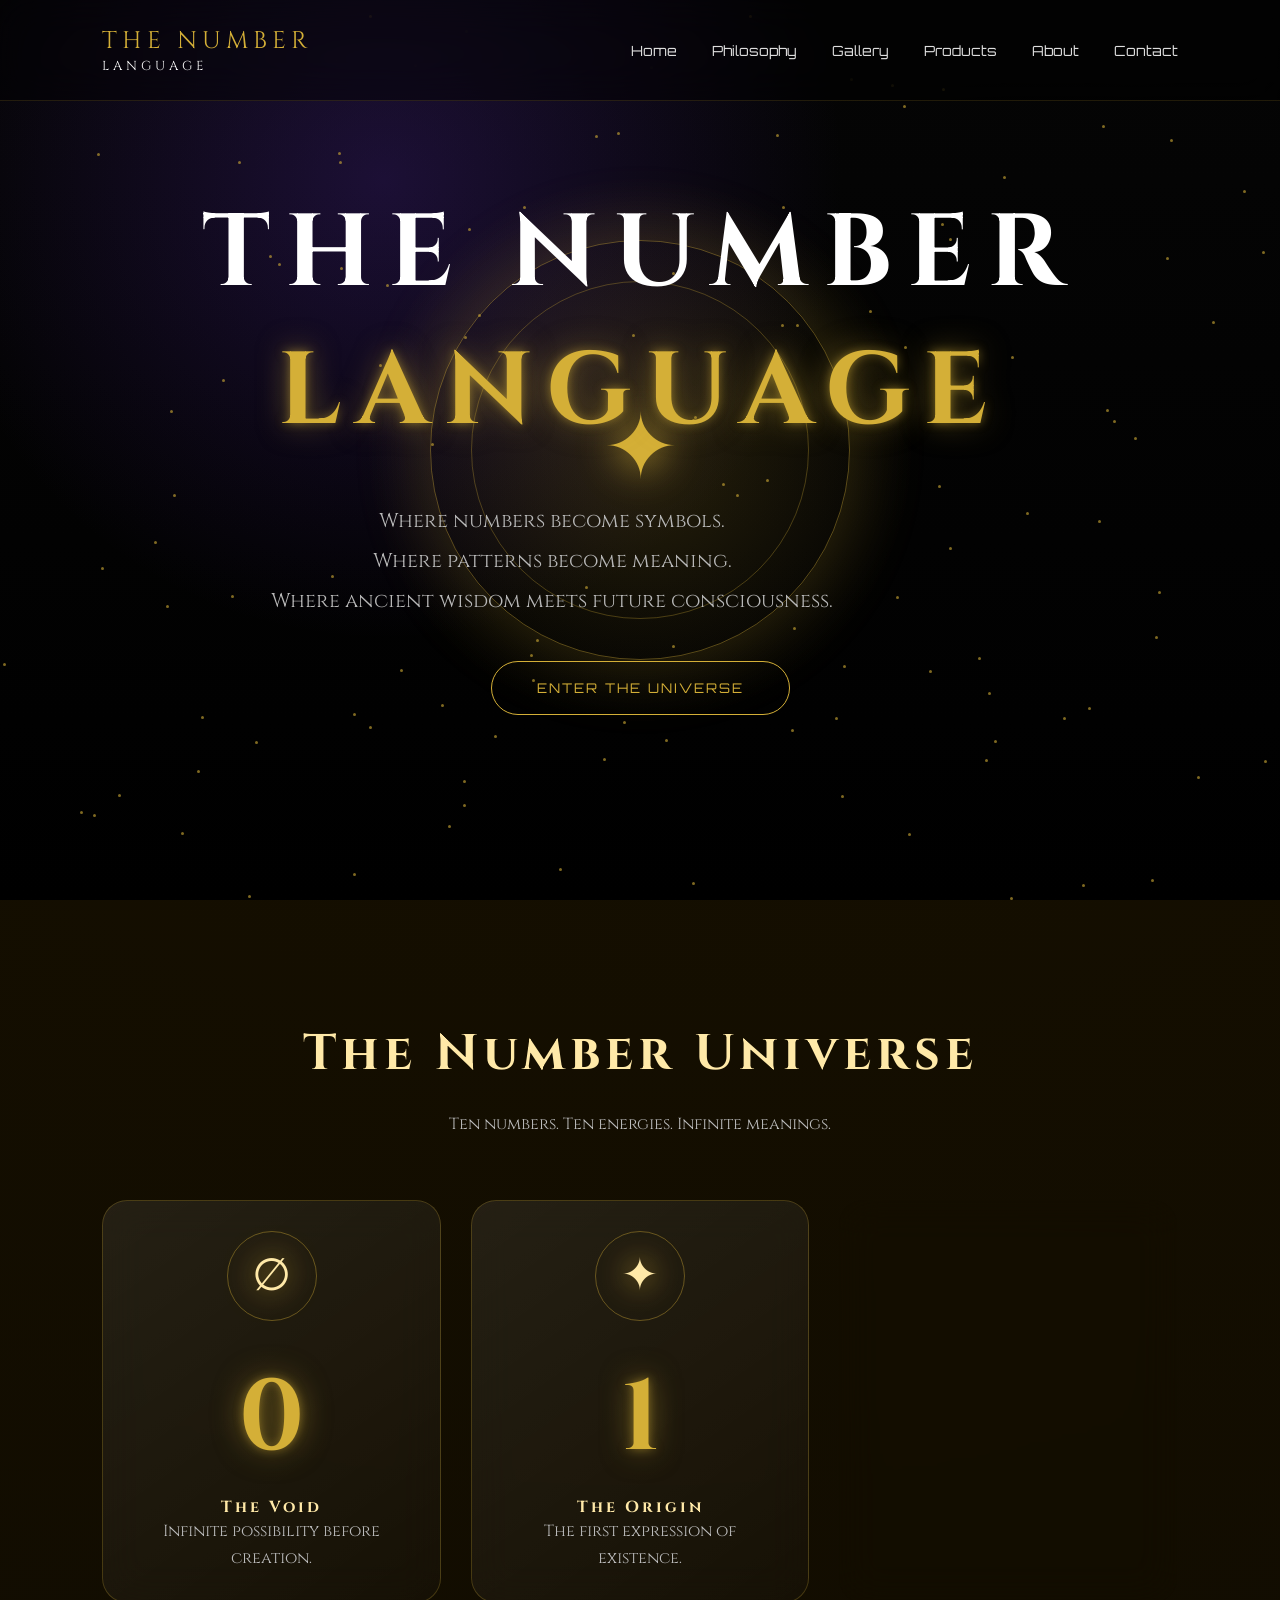
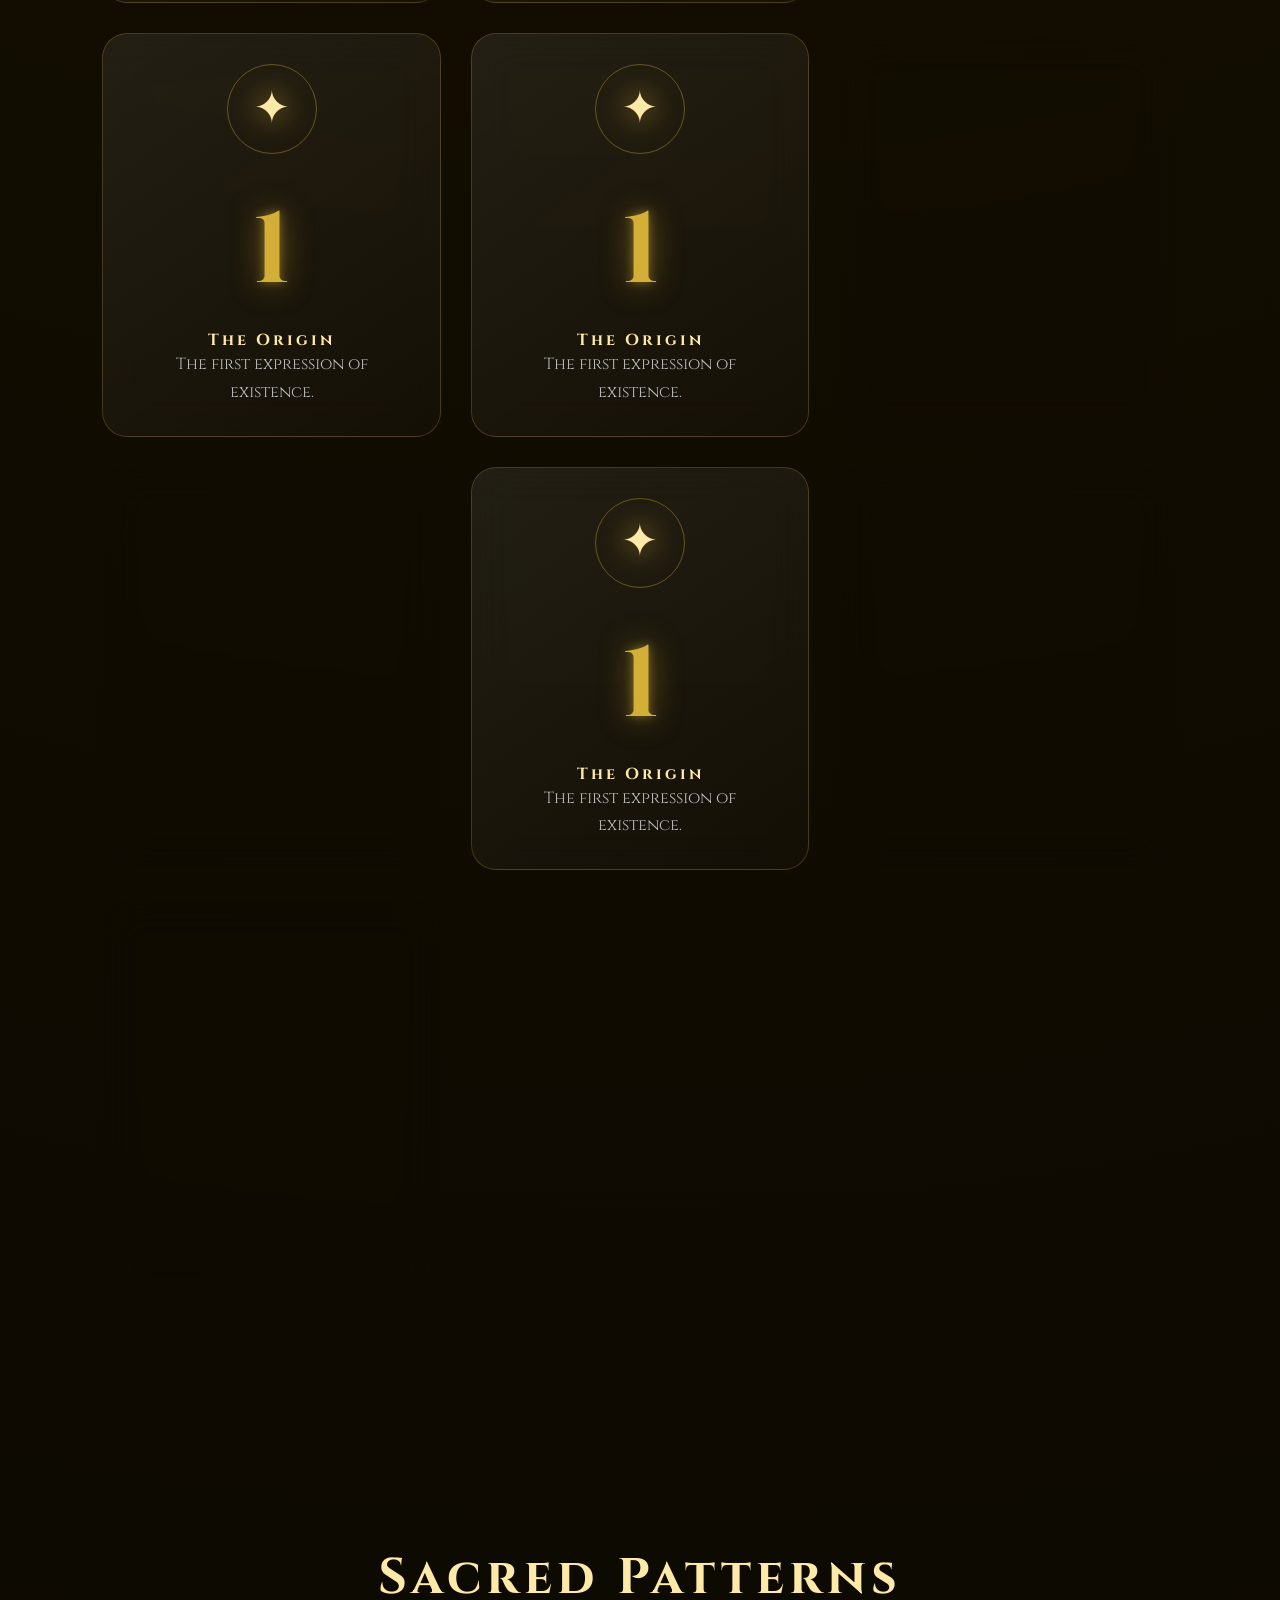
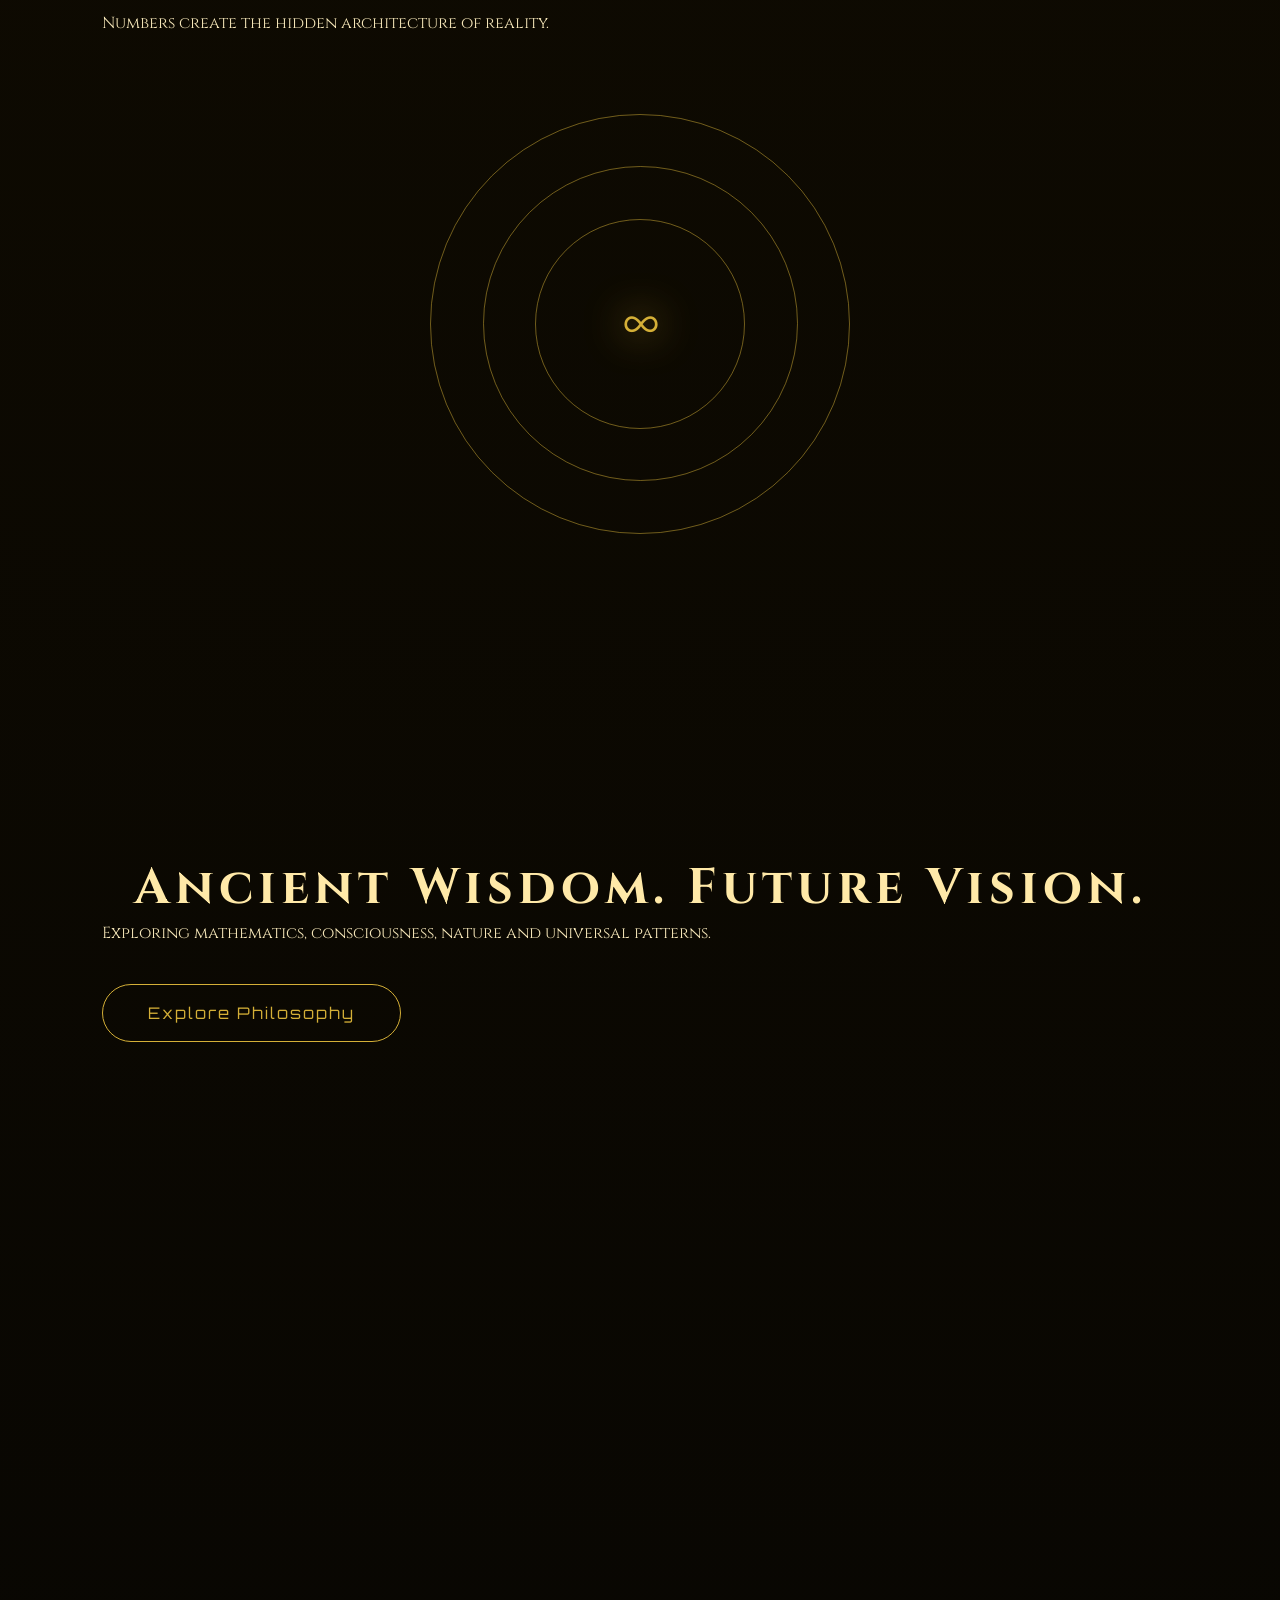
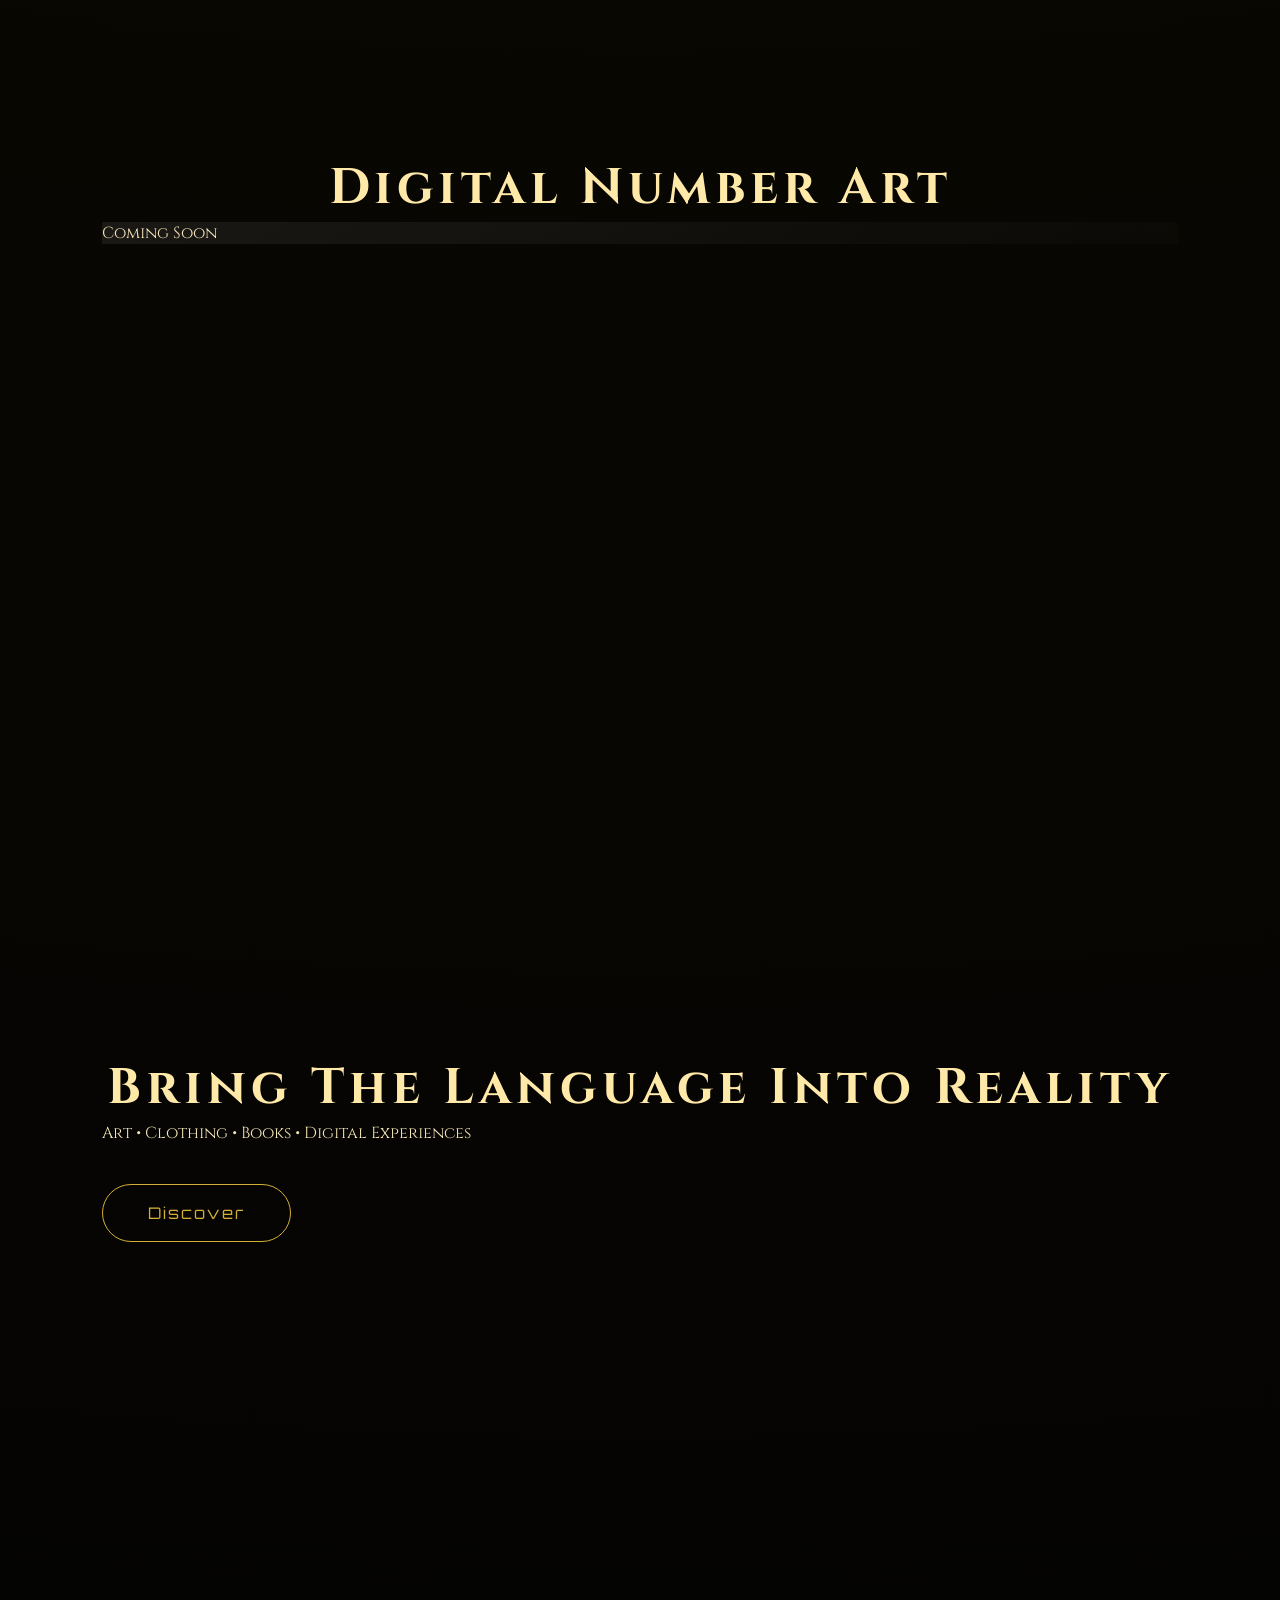
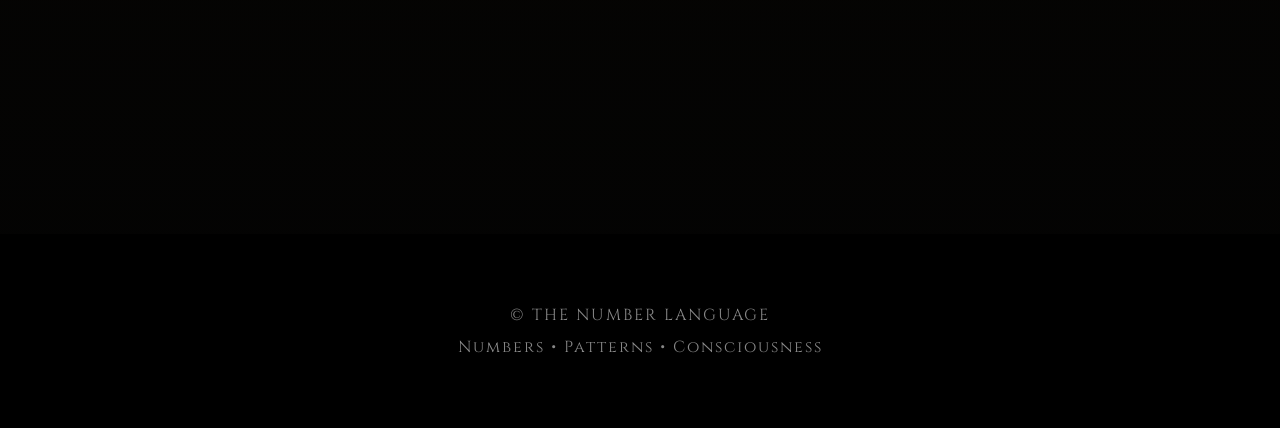
<file: index.html>
<!DOCTYPE html>
<html lang="en">

<head>

<meta charset="UTF-8">

<meta name="viewport" content="width=device-width, initial-scale=1.0">


<title>
THE NUMBER LANGUAGE | Ancient Wisdom • Cosmic Patterns
</title>


<meta name="description" content="Explore numbers, sacred geometry, consciousness and universal patterns.">


<link rel="stylesheet" href="css/style.css">
<link rel="stylesheet" href="css/components.css">
<link rel="stylesheet" href="css/themes.css">
<link rel="stylesheet" href="css/animations.css">
<link rel="stylesheet" href="css/responsive.css">


</head>



<body data-page="home">
<div class="page-transition">

<div class="transition-symbol">
✦
</div>

</div>

<!-- LOADER -->

<div class="loader">

<div class="loader-symbol">
∞
</div>

<p>
Entering The Number Language...
</p>

</div>








<!-- NAVIGATION -->


<header class="navbar">


<div class="logo">

THE NUMBER

<span>
LANGUAGE
</span>

</div>




<nav>

<a href="index.html">Home</a>

<a href="philosophy.html">Philosophy</a>

<a href="gallery.html">Gallery</a>

<a href="products.html">Products</a>

<a href="about.html">About</a>

<a href="contact.html">Contact</a>

</nav>


</header>









<!-- HERO -->


<section class="hero">


<div class="cosmic-background"></div>

<div class="particles"></div>

<div class="sacred-circle"></div>



<div class="hero-content">



<h1>

THE NUMBER

<br>

<span>
LANGUAGE
</span>


</h1>




<p>

Where numbers become symbols.
<br>

Where patterns become meaning.
<br>

Where ancient wisdom meets future consciousness.

</p>




<button class="primary-btn">

ENTER THE UNIVERSE

</button>



</div>


</section>









<!-- NUMBER UNIVERSE -->


<section class="numbers-section">


<h2>
The Number Universe
</h2>



<p class="section-subtitle">

Ten numbers.
Ten energies.
Infinite meanings.

</p>




<div class="number-grid">



<div class="number-card" data-number="0">

<div class="number-symbol">
∅
</div>

<h3>
0
</h3>

<h4>
The Void
</h4>

<p>
Infinite possibility before creation.
</p>

</div>





<a href="gateway-1.html" class="number-link">

<div class="number-card" data-number="1">

<div class="number-symbol">
✦
</div>

<h3>1</h3>

<h4>The Origin</h4>

<p>
The first expression of existence.
</p>

</div>

</a>




<a href="gateway-1.html" class="number-link">

<div class="number-card" data-number="2">

<div class="number-symbol">
✦
</div>

<h3>1</h3>

<h4>The Origin</h4>

<p>
The first expression of existence.
</p>

</div>

</a>




<a href="gateway-1.html" class="number-link">

<div class="number-card" data-number="3">

<div class="number-symbol">
✦
</div>

<h3>1</h3>

<h4>The Origin</h4>

<p>
The first expression of existence.
</p>

</div>

</a>




<a href="gateway-1.html" class="number-link">

<div class="number-card" data-number="4">

<div class="number-symbol">
✦
</div>

<h3>1</h3>

<h4>The Origin</h4>

<p>
The first expression of existence.
</p>

</div>

</a>




<a href="gateway-1.html" class="number-link">

<div class="number-card" data-number="5">

<div class="number-symbol">
✦
</div>

<h3>1</h3>

<h4>The Origin</h4>

<p>
The first expression of existence.
</p>

</div>

</a>





<a href="gateway-1.html" class="number-link">

<div class="number-card" data-number="6">

<div class="number-symbol">
✦
</div>

<h3>1</h3>

<h4>The Origin</h4>

<p>
The first expression of existence.
</p>

</div>

</a>




<a href="gateway-1.html" class="number-link">

<div class="number-card" data-number="7">

<div class="number-symbol">
✦
</div>

<h3>1</h3>

<h4>The Origin</h4>

<p>
The first expression of existence.
</p>

</div>

</a>





<a href="gateway-1.html" class="number-link">

<div class="number-card" data-number="8">

<div class="number-symbol">
✦
</div>

<h3>1</h3>

<h4>The Origin</h4>

<p>
The first expression of existence.
</p>

</div>

</a>




<a href="gateway-1.html" class="number-link">

<div class="number-card" data-number="9">

<div class="number-symbol">
✦
</div>

<h3>1</h3>

<h4>The Origin</h4>

<p>
The first expression of existence.
</p>

</div>

</a>



</div>


</section>









<!-- SACRED GEOMETRY -->


<section class="geometry-section">


<h2>
Sacred Patterns
</h2>



<p>

Numbers create the hidden architecture of reality.

</p>




<div class="sacred-mandala">


<div class="mandala-ring ring-one"></div>

<div class="mandala-ring ring-two"></div>

<div class="mandala-ring ring-three"></div>


<div class="mandala-core">

∞

</div>


</div>



</section>









<!-- PHILOSOPHY -->


<section class="philosophy-preview">


<h2>
Ancient Wisdom. Future Vision.
</h2>



<p>

Exploring mathematics, consciousness,
nature and universal patterns.

</p>



<a href="philosophy.html" class="primary-btn">

Explore Philosophy

</a>



</section>









<!-- GALLERY -->


<section class="gallery-preview">


<h2>
Digital Number Art
</h2>



<div class="gallery-box">

Coming Soon

</div>



</section>








<!-- PRODUCTS -->


<section class="products-preview">


<h2>
Bring The Language Into Reality
</h2>



<p>

Art • Clothing • Books • Digital Experiences

</p>



<a href="products.html" class="primary-btn">

Discover

</a>



</section>









<!-- NUMBER MODAL -->


<div class="number-modal">


<div class="modal-content">


<button class="modal-close">

×


</button>



<div class="modal-symbol">

∞

</div>



<h2 class="modal-number">

8

</h2>



<h3 class="modal-title">

The Infinity

</h3>



<p class="modal-description">

Cycles beyond beginning and end.

</p>



</div>


</div>









<footer>


<p>
© THE NUMBER LANGUAGE
</p>


<p>
Numbers • Patterns • Consciousness
</p>
<!-- =====================================
     NUMBER EXPLORER MODAL
===================================== -->

<div class="number-modal" id="numberModal">

    <div class="number-modal-content">

        <button class="modal-close" id="closeModal">
            ✕
        </button>

        <h2 id="modalNumber">7</h2>

        <h3 id="modalTitle">
            The Seeker
        </h3>

        <p id="modalMeaning">
            Meaning appears here...
        </p>

        <div class="modal-geometry">

            Sacred Geometry:
            <span id="modalGeometry">
                Heptagon
            </span>

        </div>

    </div>

</div>

</footer>









<script src="js/app.js"></script>

<script src="js/theme.js"></script>

<script src="js/navigation.js"></script>

<script src="js/animations.js"></script>



</body>

</html>
</file>
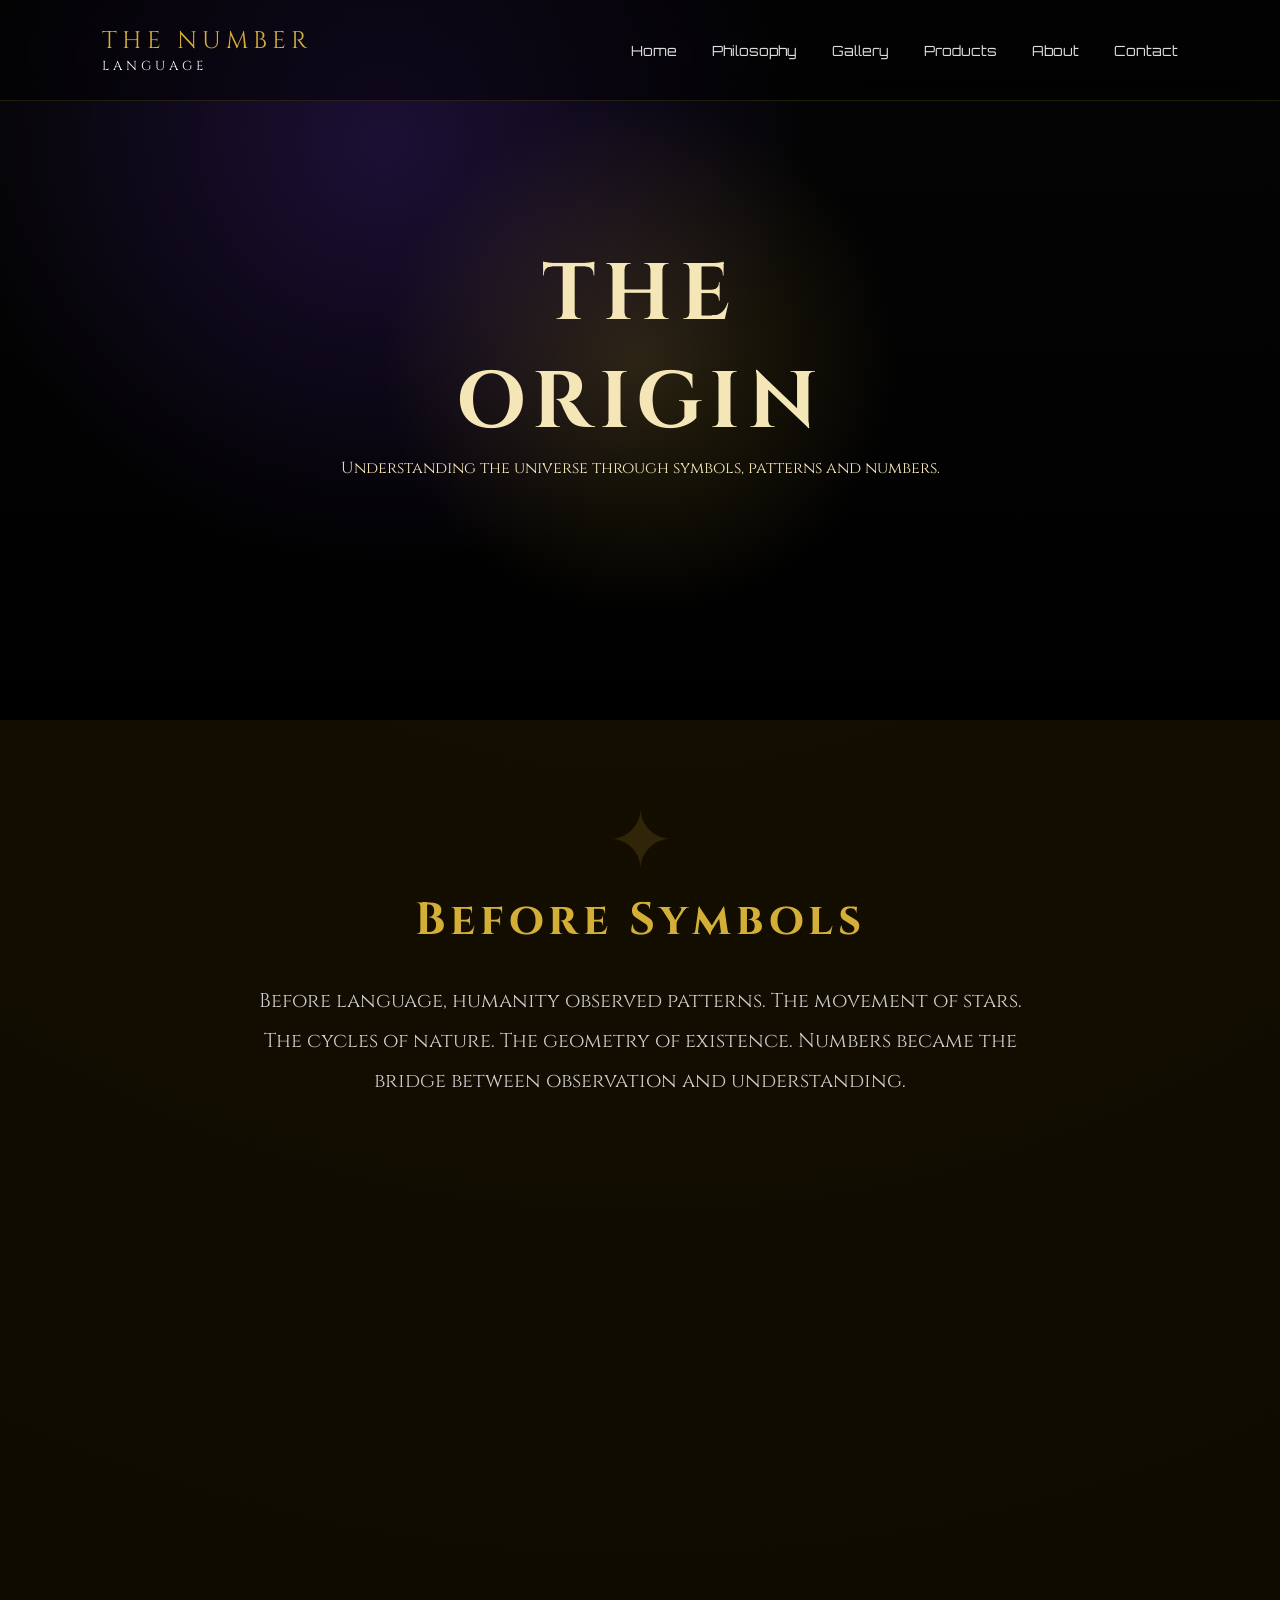
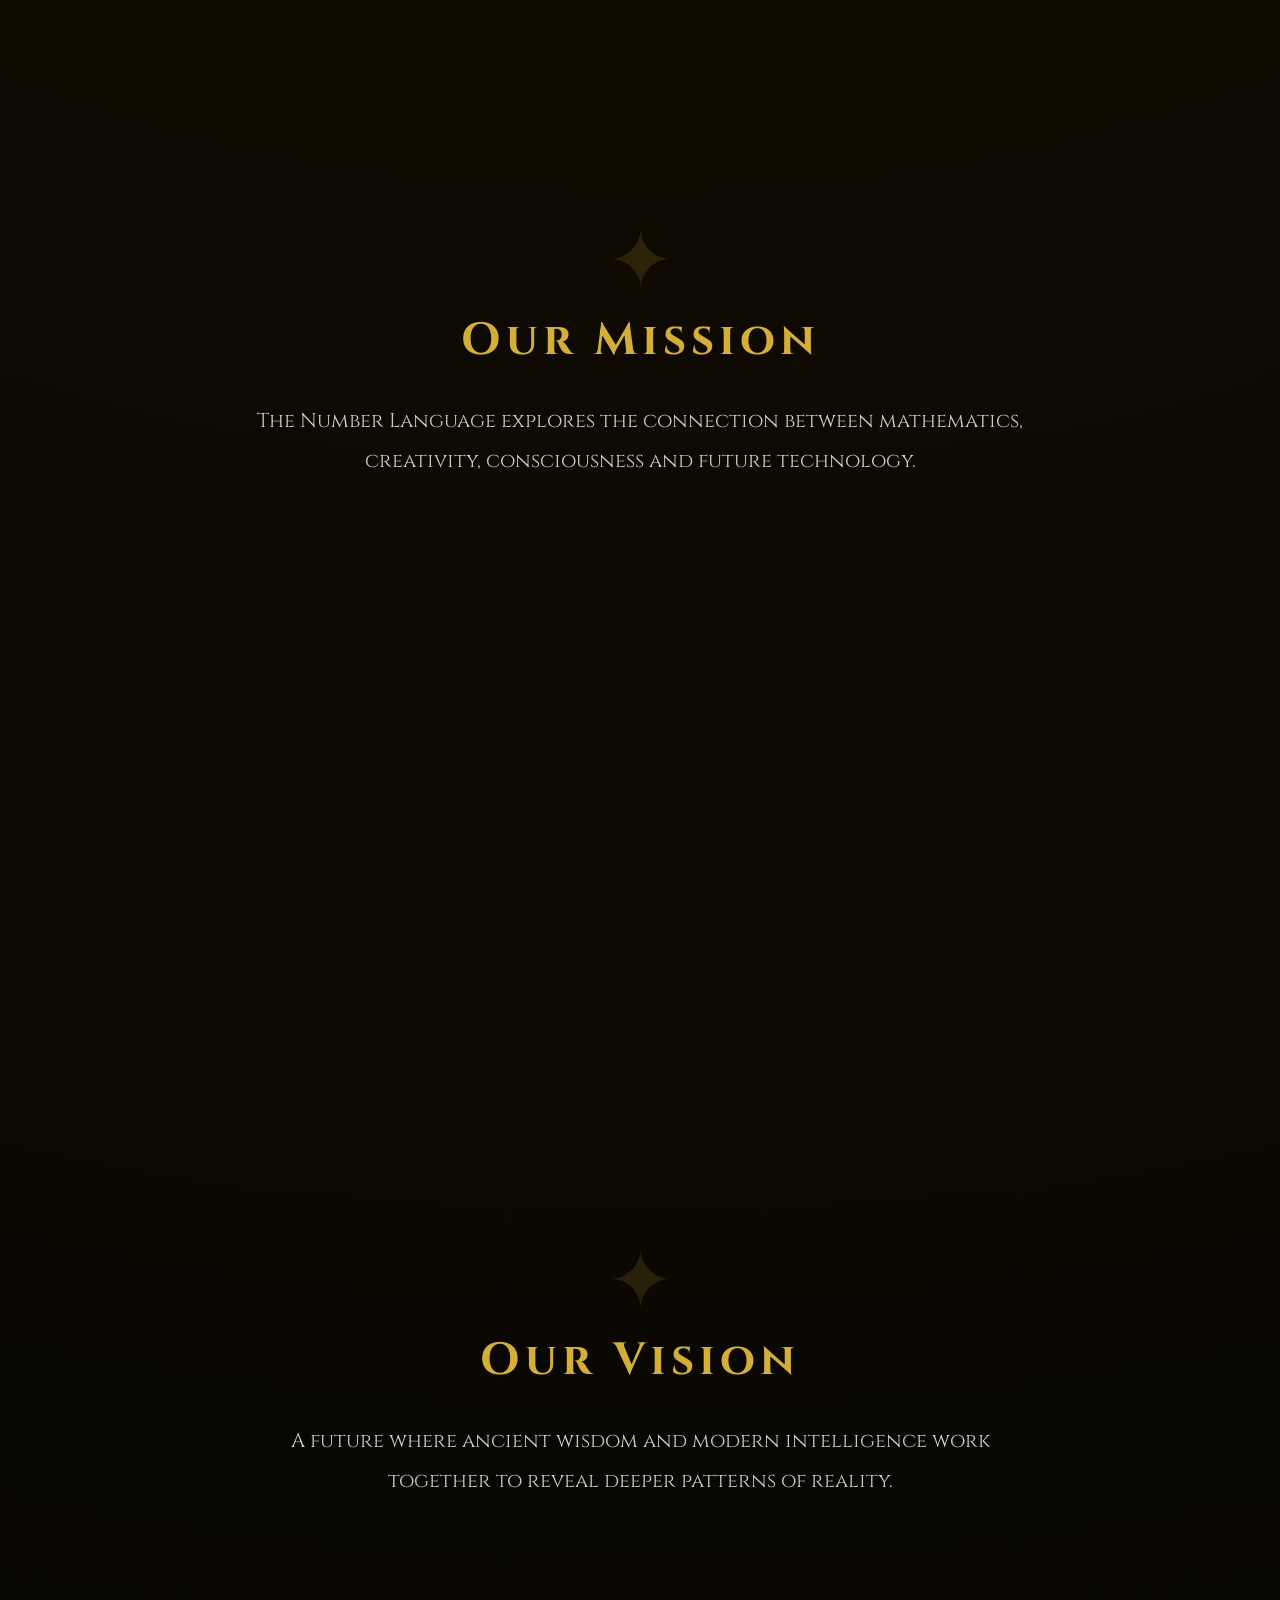
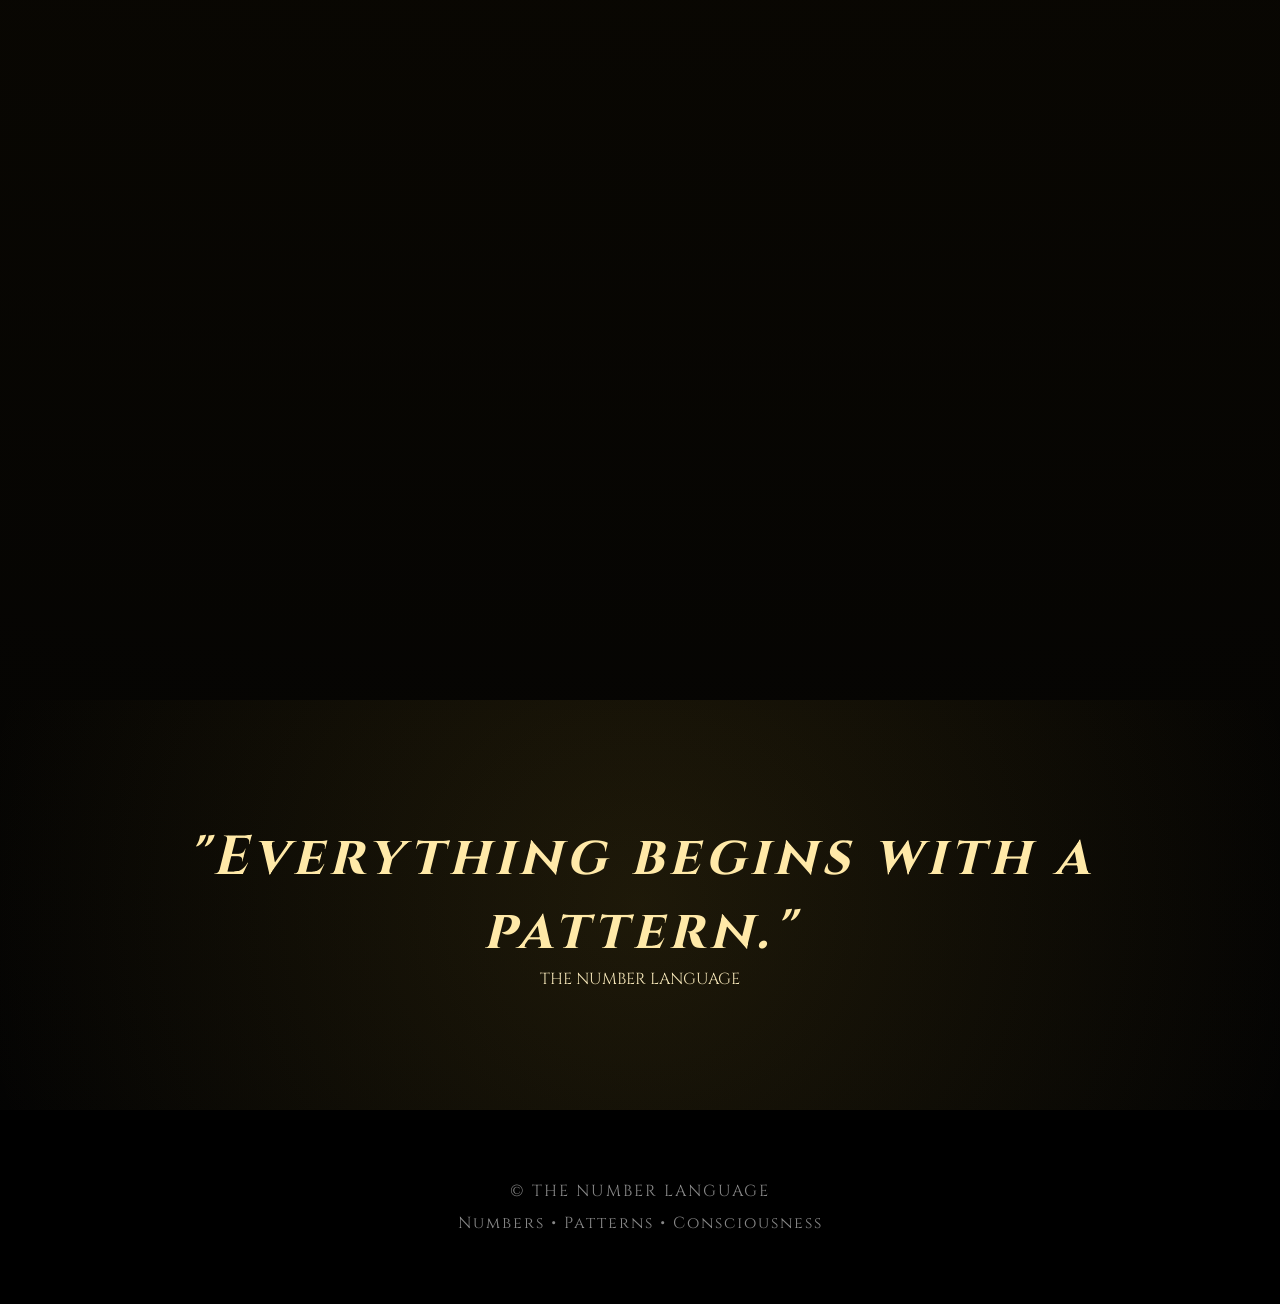
<file: about.html>
<!DOCTYPE html>
<html lang="en">


<head>


<meta charset="UTF-8">


<meta name="viewport" content="width=device-width, initial-scale=1.0">


<title>
THE NUMBER LANGUAGE | About
</title>


<meta name="description" content="Discover the origin, mission and vision of The Number Language.">


<link rel="stylesheet" href="css/style.css">
<link rel="stylesheet" href="css/components.css">
<link rel="stylesheet" href="css/themes.css">
<link rel="stylesheet" href="css/animations.css">
<link rel="stylesheet" href="css/responsive.css">


</head>





<body data-page="about">
<div class="page-transition">

<div class="transition-symbol">
✦
</div>

</div>




<header class="navbar">


<div class="logo">

THE NUMBER

<span>
LANGUAGE
</span>

</div>




<nav>


<a href="index.html">Home</a>

<a href="philosophy.html">Philosophy</a>

<a href="gallery.html">Gallery</a>

<a href="products.html">Products</a>

<a href="about.html">About</a>

<a href="contact.html">Contact</a>


</nav>


</header>









<section class="world-hero">


<div class="cosmic-background"></div>


<div class="hero-content">


<h1>

THE

<br>

ORIGIN

</h1>



<p>

Understanding the universe through
symbols, patterns and numbers.

</p>



</div>


</section>









<section class="about-section">


<h2>

Before Symbols

</h2>



<p>

Before language, humanity observed patterns.

The movement of stars.
The cycles of nature.
The geometry of existence.

Numbers became the bridge between observation
and understanding.

</p>



</section>









<section class="about-section">


<h2>

Our Mission

</h2>



<p>

The Number Language explores the connection
between mathematics, creativity, consciousness
and future technology.

</p>



</section>









<section class="about-section">


<h2>

Our Vision

</h2>



<p>

A future where ancient wisdom and modern intelligence
work together to reveal deeper patterns of reality.

</p>



</section>









<section class="quote-section">


<h2>

"Everything begins with a pattern."

</h2>


<p>

THE NUMBER LANGUAGE

</p>


</section>









<footer>


<p>
© THE NUMBER LANGUAGE
</p>


<p>
Numbers • Patterns • Consciousness
</p>


</footer>








<script src="js/app.js"></script>

<script src="js/theme.js"></script>

<script src="js/navigation.js"></script>

<script src="js/animations.js"></script>


</body>


</html>
</file>
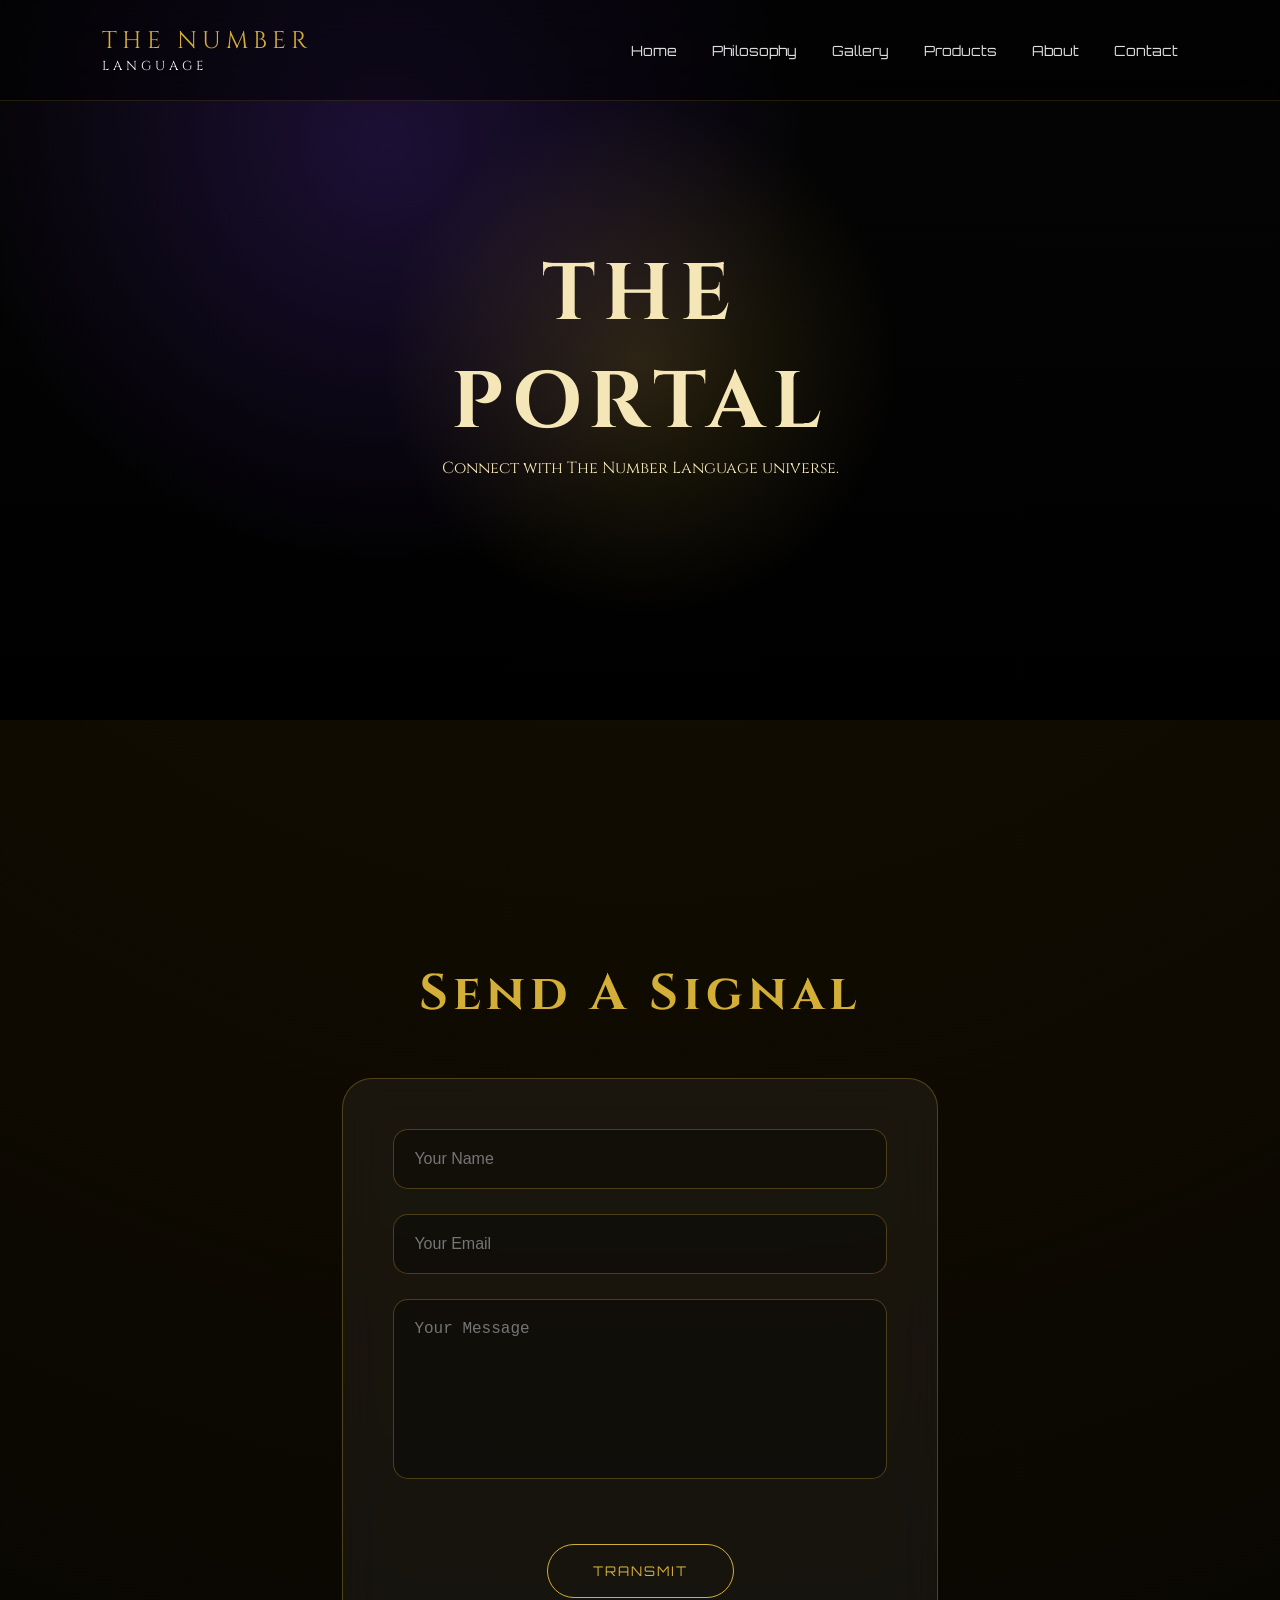
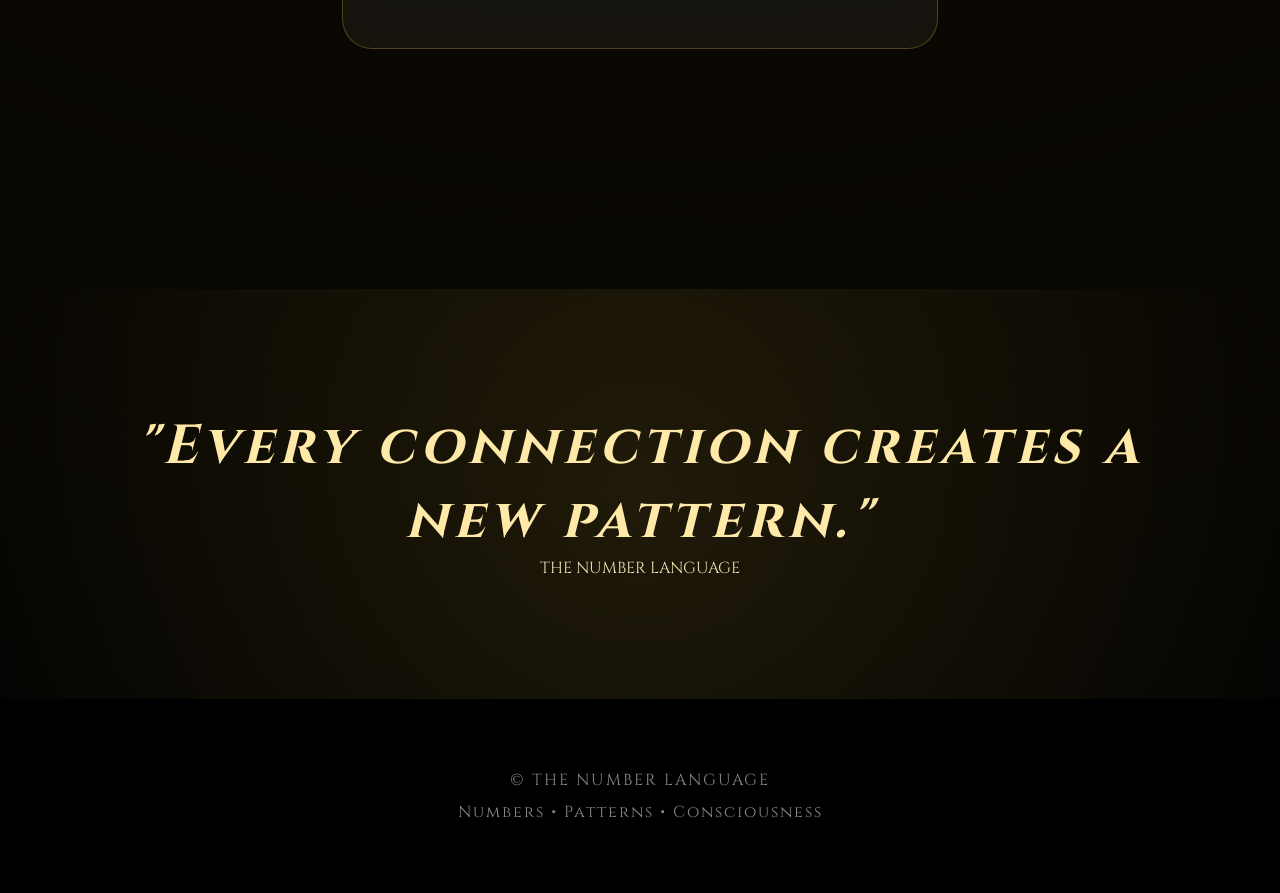
<file: contact.html>
<!DOCTYPE html>
<html lang="en">


<head>


<meta charset="UTF-8">


<meta name="viewport" content="width=device-width, initial-scale=1.0">


<title>
THE NUMBER LANGUAGE | Contact
</title>


<meta name="description" content="Connect with The Number Language universe.">


<link rel="stylesheet" href="css/style.css">
<link rel="stylesheet" href="css/components.css">
<link rel="stylesheet" href="css/themes.css">
<link rel="stylesheet" href="css/animations.css">
<link rel="stylesheet" href="css/responsive.css">


</head>





<body data-page="contact">
<div class="page-transition">

<div class="transition-symbol">
✦
</div>

</div>




<header class="navbar">


<div class="logo">

THE NUMBER

<span>
LANGUAGE
</span>

</div>




<nav>


<a href="index.html">Home</a>

<a href="philosophy.html">Philosophy</a>

<a href="gallery.html">Gallery</a>

<a href="products.html">Products</a>

<a href="about.html">About</a>

<a href="contact.html">Contact</a>


</nav>


</header>









<section class="world-hero">


<div class="cosmic-background"></div>


<div class="hero-content">


<h1>

THE

<br>

PORTAL

</h1>



<p>

Connect with The Number Language universe.

</p>


</div>


</section>









<section class="contact-section">


<h2>

Send A Signal

</h2>





<form class="contact-form">



<input 
type="text"
placeholder="Your Name"
>



<input 
type="email"
placeholder="Your Email"
>



<textarea
placeholder="Your Message">
</textarea>




<button class="primary-btn">

TRANSMIT

</button>



</form>



</section>









<section class="quote-section">


<h2>

"Every connection creates a new pattern."

</h2>


<p>

THE NUMBER LANGUAGE

</p>


</section>









<footer>


<p>
© THE NUMBER LANGUAGE
</p>


<p>
Numbers • Patterns • Consciousness
</p>


</footer>








<script src="js/app.js"></script>

<script src="js/theme.js"></script>

<script src="js/navigation.js"></script>

<script src="js/animations.js"></script>


</body>


</html>
</file>
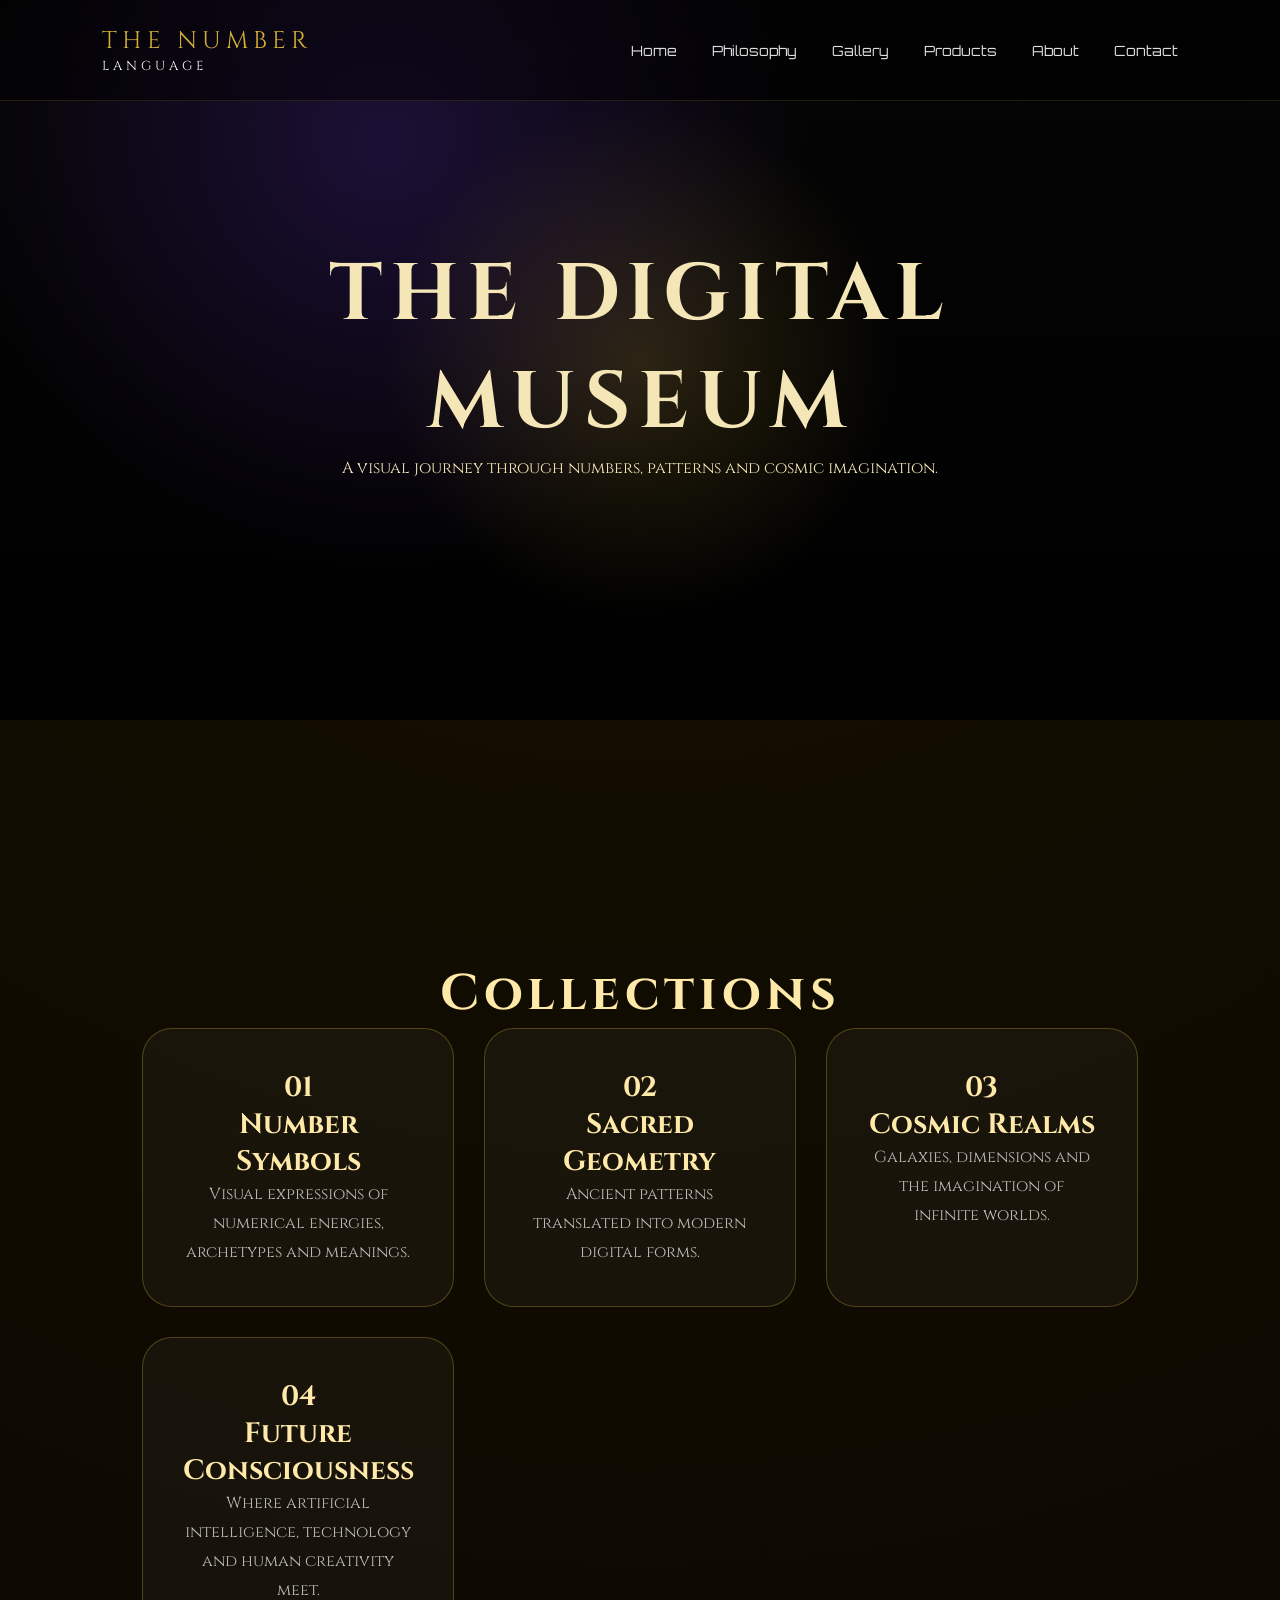
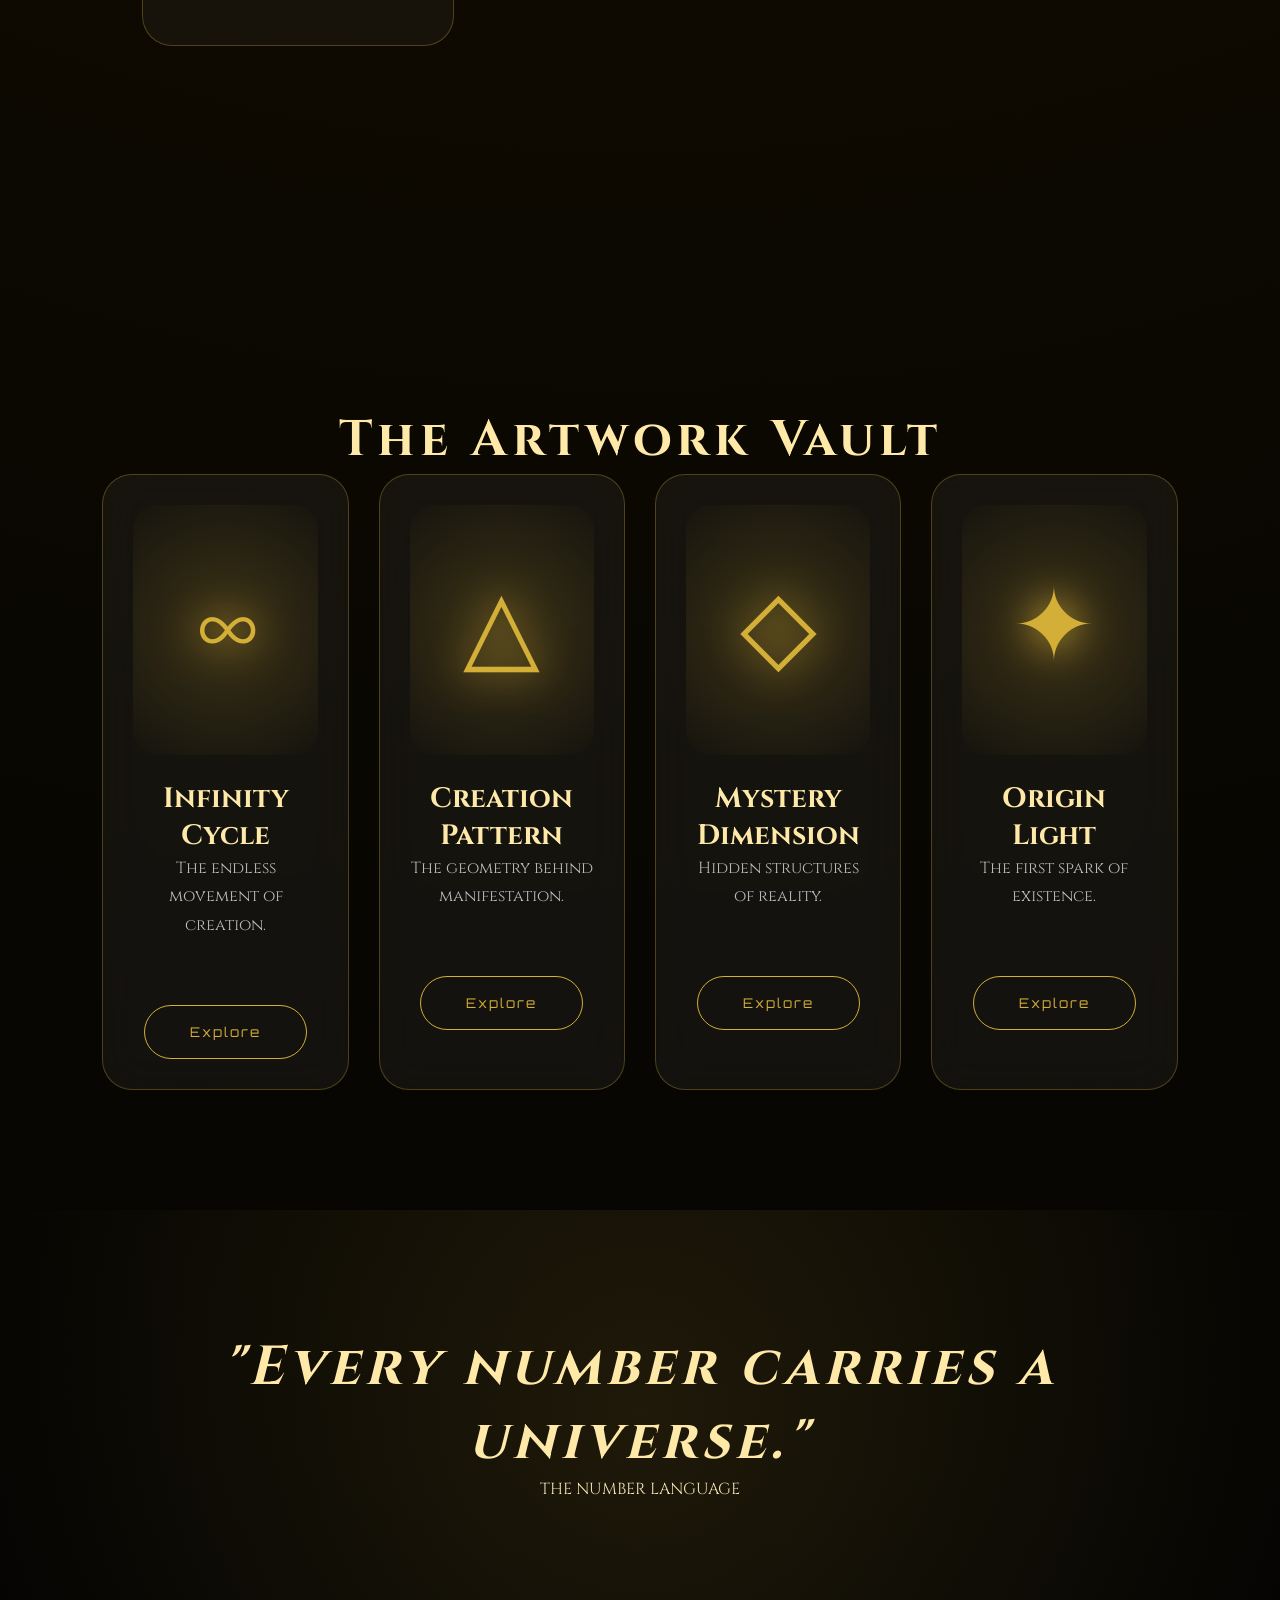
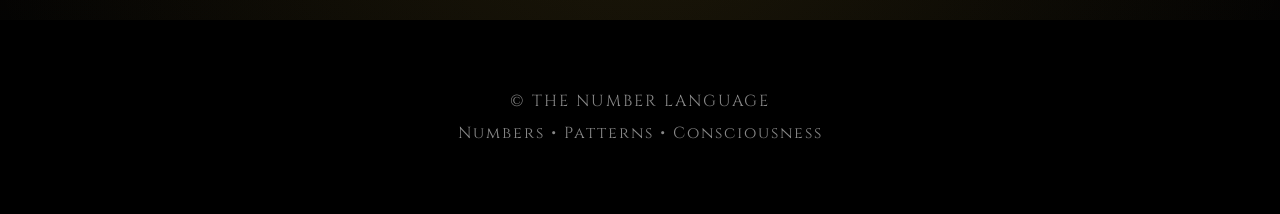
<file: gallery.html>
<!DOCTYPE html>
<html lang="en">


<head>


<meta charset="UTF-8">


<meta name="viewport" content="width=device-width, initial-scale=1.0">


<title>
THE NUMBER LANGUAGE | Digital Museum
</title>


<meta name="description" content="Explore the digital museum of numbers, sacred geometry and cosmic artworks.">


<link rel="stylesheet" href="css/style.css">
<link rel="stylesheet" href="css/components.css">
<link rel="stylesheet" href="css/themes.css">
<link rel="stylesheet" href="css/animations.css">
<link rel="stylesheet" href="css/responsive.css">


</head>





<body data-page="gallery">
<div class="page-transition">

<div class="transition-symbol">
✦
</div>

</div>




<header class="navbar">


<div class="logo">

THE NUMBER

<span>
LANGUAGE
</span>

</div>





<nav>


<a href="index.html">
Home
</a>


<a href="philosophy.html">
Philosophy
</a>


<a href="gallery.html">
Gallery
</a>


<a href="products.html">
Products
</a>


<a href="about.html">
About
</a>


<a href="contact.html">
Contact
</a>


</nav>


</header>









<!-- MUSEUM HERO -->


<section class="world-hero">


<div class="cosmic-background"></div>


<div class="hero-content">


<h1>

THE DIGITAL

<br>

MUSEUM

</h1>



<p>

A visual journey through numbers,
patterns and cosmic imagination.

</p>



</div>


</section>









<!-- COLLECTIONS -->


<section class="gallery-world">



<h2>

Collections

</h2>



<div class="collection-grid">





<div class="collection-card">


<h3>

01

<br>

Number Symbols

</h3>


<p>

Visual expressions of numerical energies,
archetypes and meanings.

</p>


</div>







<div class="collection-card">


<h3>

02

<br>

Sacred Geometry

</h3>


<p>

Ancient patterns translated into
modern digital forms.

</p>


</div>







<div class="collection-card">


<h3>

03

<br>

Cosmic Realms

</h3>


<p>

Galaxies, dimensions and the imagination
of infinite worlds.

</p>


</div>







<div class="collection-card">


<h3>

04

<br>

Future Consciousness

</h3>


<p>

Where artificial intelligence,
technology and human creativity meet.

</p>


</div>






</div>


</section>









<!-- ART VAULT -->


<section class="art-grid-section">


<h2>

The Artwork Vault

</h2>





<div class="art-grid">







<div class="art-card">


<div class="art-image">


∞


</div>



<h3>

Infinity Cycle

</h3>


<p>

The endless movement of creation.

</p>



<button class="primary-btn">

Explore

</button>


</div>









<div class="art-card">


<div class="art-image">


△


</div>



<h3>

Creation Pattern

</h3>


<p>

The geometry behind manifestation.

</p>



<button class="primary-btn">

Explore

</button>


</div>









<div class="art-card">


<div class="art-image">


◇


</div>



<h3>

Mystery Dimension

</h3>


<p>

Hidden structures of reality.

</p>



<button class="primary-btn">

Explore

</button>


</div>









<div class="art-card">


<div class="art-image">


✦


</div>



<h3>

Origin Light

</h3>


<p>

The first spark of existence.

</p>



<button class="primary-btn">

Explore

</button>


</div>







</div>


</section>









<!-- FUTURE GALLERY -->


<section class="quote-section">


<h2>

"Every number carries a universe."

</h2>


<p>

THE NUMBER LANGUAGE

</p>


</section>









<footer>


<p>
© THE NUMBER LANGUAGE
</p>


<p>
Numbers • Patterns • Consciousness
</p>


</footer>









<script src="js/app.js"></script>

<script src="js/theme.js"></script>

<script src="js/navigation.js"></script>

<script src="js/animations.js"></script>


</body>


</html>
</file>
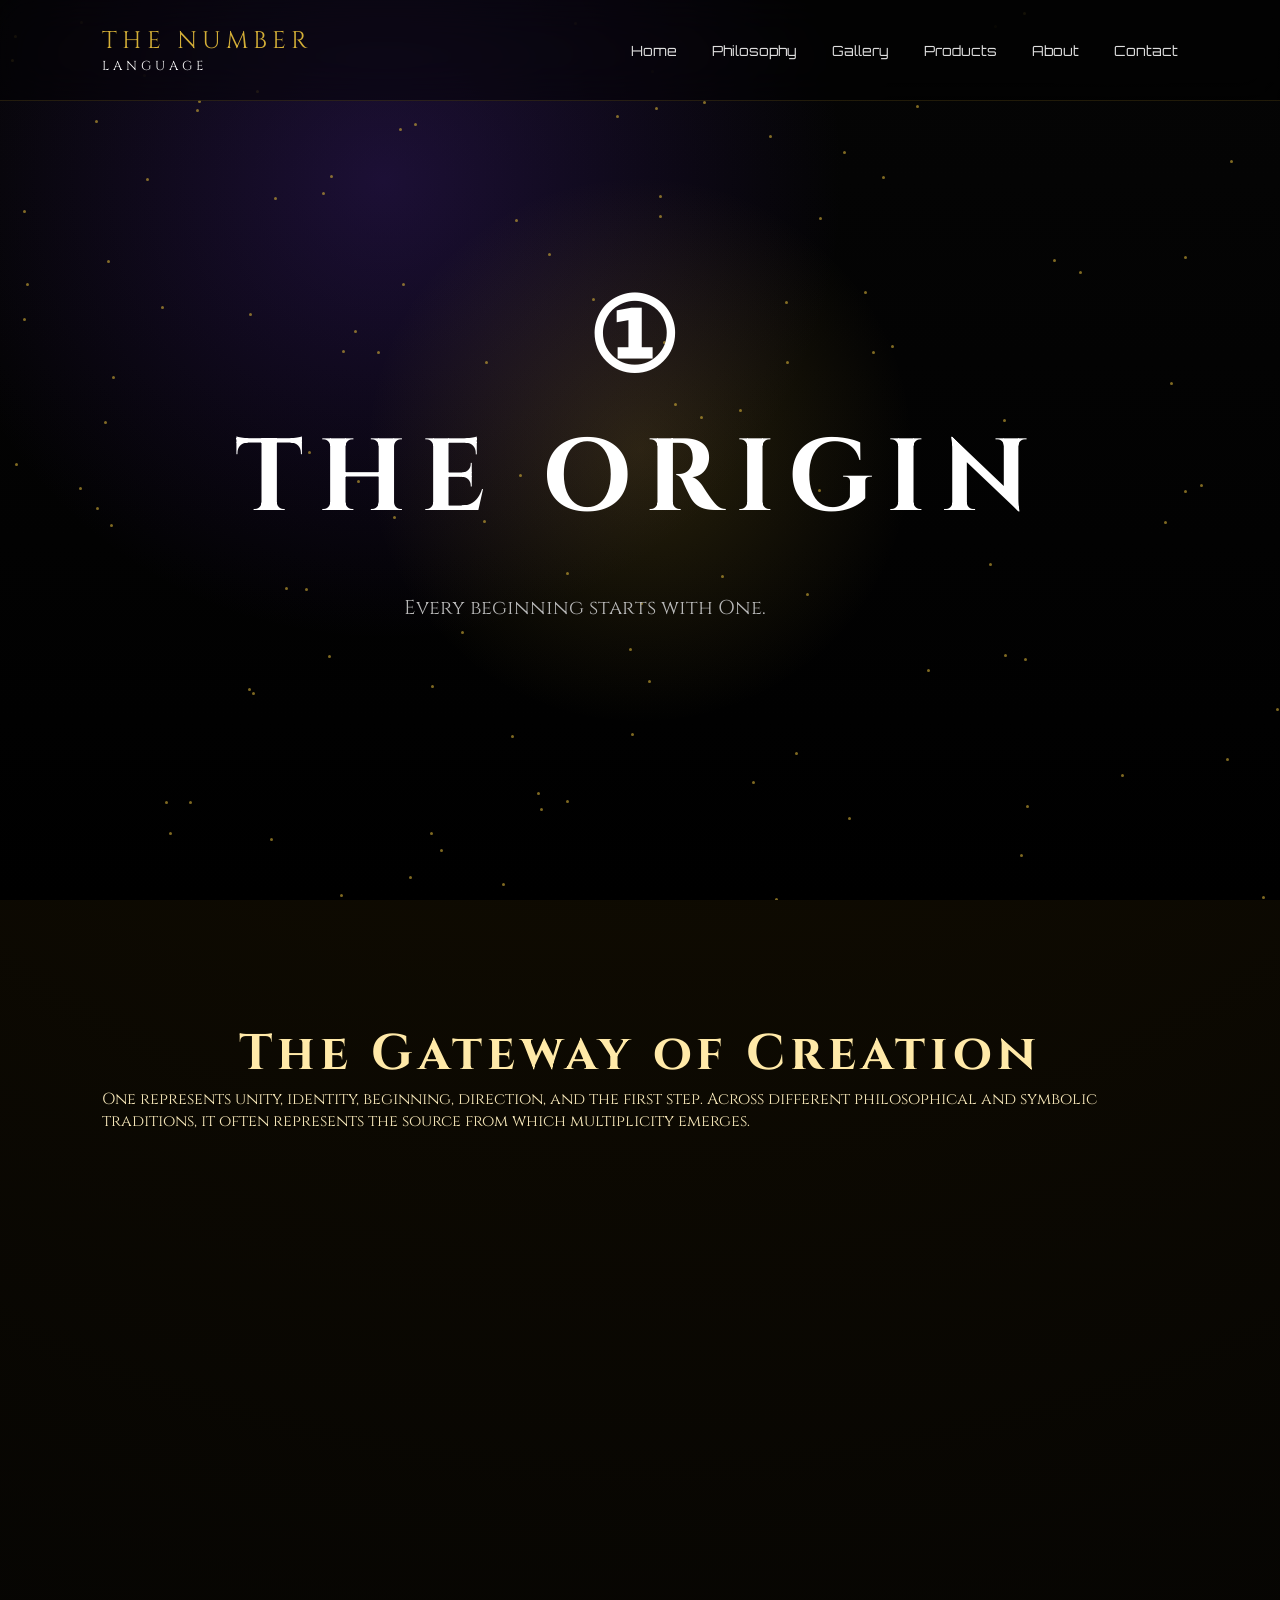
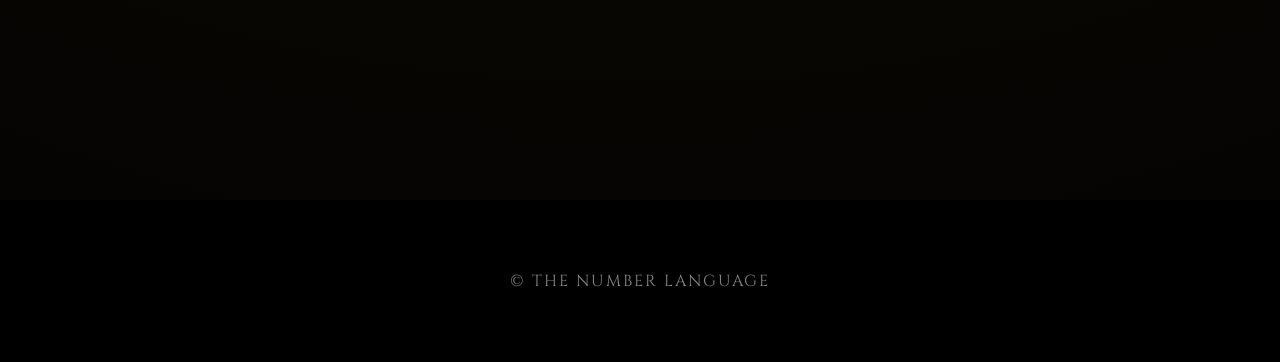
<file: gateway-1.html>
<!DOCTYPE html>
<html lang="en">

<head>

<meta charset="UTF-8">
<meta name="viewport" content="width=device-width, initial-scale=1.0">

<title>
Gateway I | The Origin
</title>

<link rel="stylesheet" href="css/style.css">
<link rel="stylesheet" href="css/components.css">
<link rel="stylesheet" href="css/themes.css">
<link rel="stylesheet" href="css/animations.css">
<link rel="stylesheet" href="css/responsive.css">

</head>

<body data-page="gateway-1">

<header class="navbar">

<div class="logo">
THE NUMBER
<span>LANGUAGE</span>
</div>

<nav>

<a href="index.html">Home</a>
<a href="philosophy.html">Philosophy</a>
<a href="gallery.html">Gallery</a>
<a href="products.html">Products</a>
<a href="about.html">About</a>
<a href="contact.html">Contact</a>

</nav>

</header>

<section class="hero">

<div class="cosmic-background"></div>

<div class="particles"></div>

<div class="hero-content">

<h1>

①

<br>

THE ORIGIN

</h1>

<p>

Every beginning starts with One.

</p>

</div>

</section>

<section class="reveal">

<h2>

The Gateway of Creation

</h2>

<p>

One represents unity, identity, beginning, direction, and the first step. Across different philosophical and symbolic traditions, it often represents the source from which multiplicity emerges.

</p>

</section>

<footer>

<p>

© THE NUMBER LANGUAGE

</p>

</footer>

<script src="js/app.js"></script>
<script src="js/theme.js"></script>
<script src="js/navigation.js"></script>
<script src="js/animations.js"></script>
<script src="js/experience.js"></script>
<script src="js/cursor.js"></script>
<script src="js/scroll.js"></script>

</body>

</html>
</file>
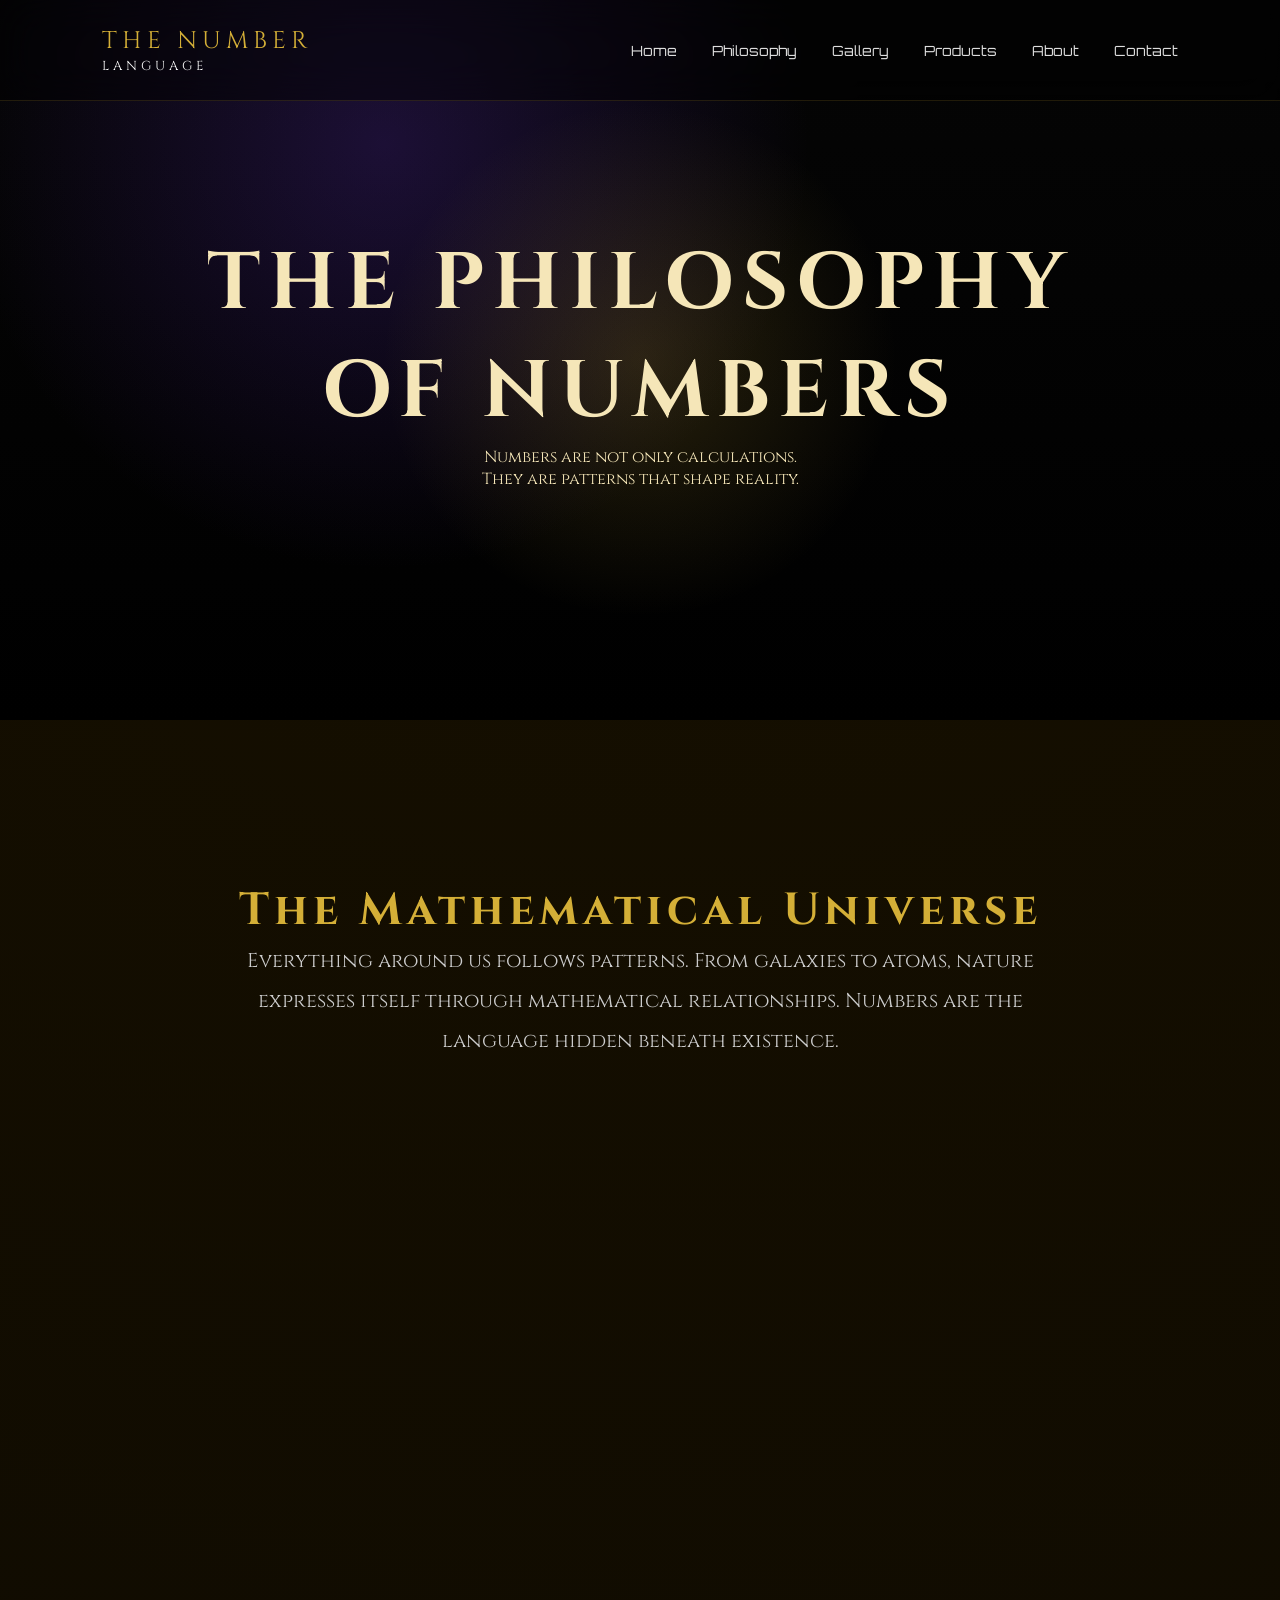
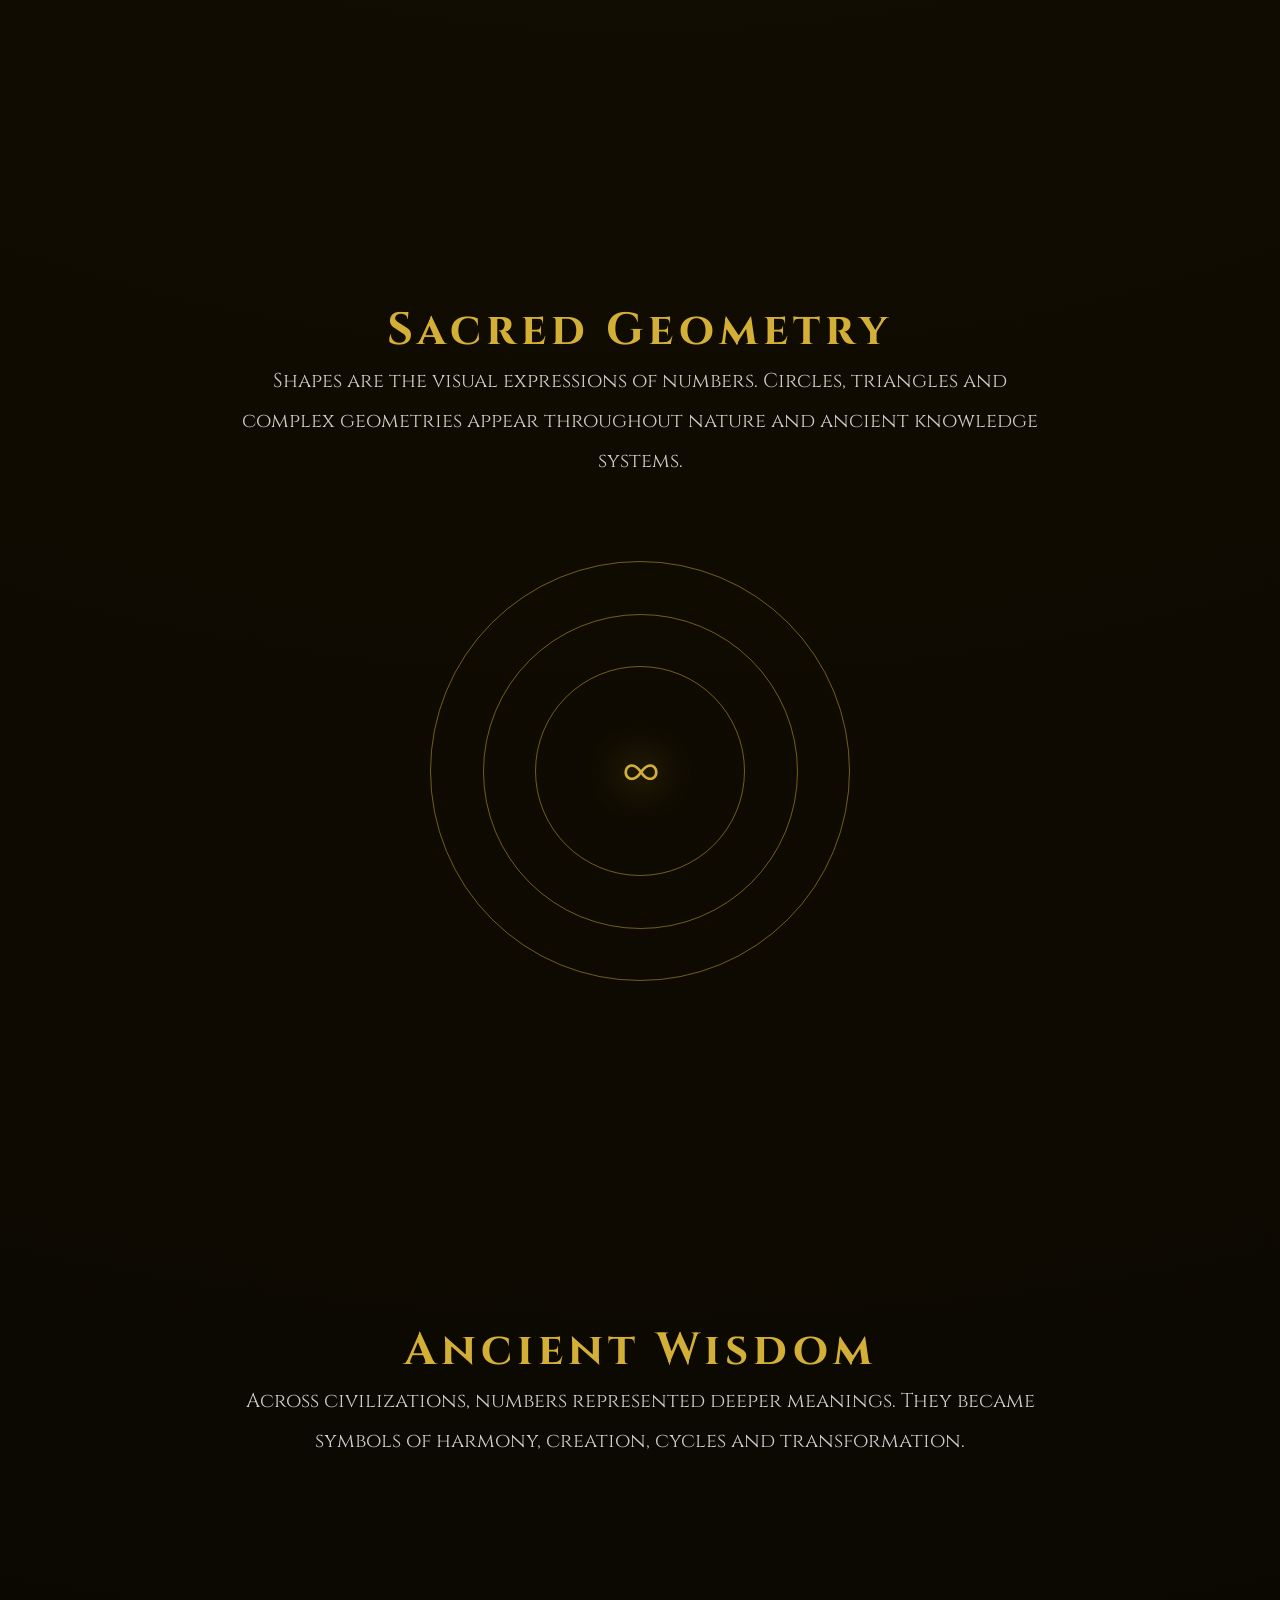
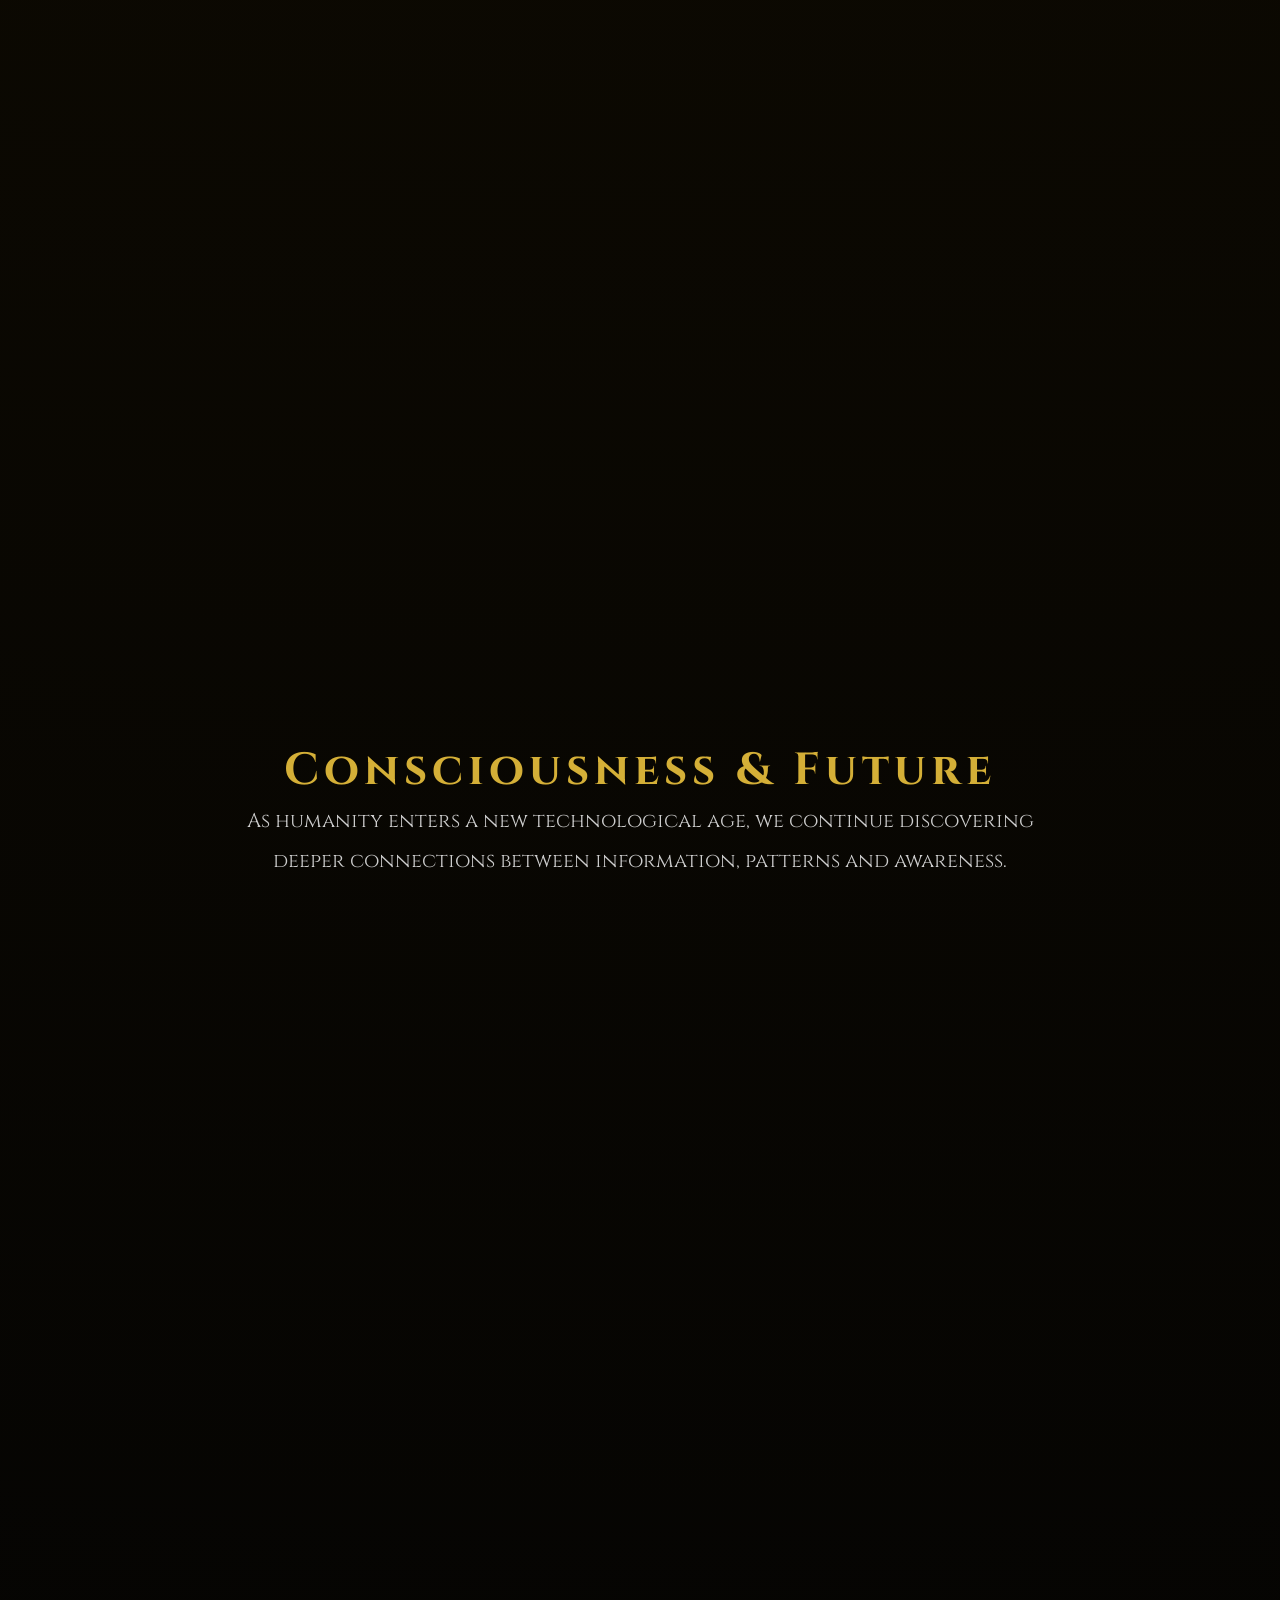
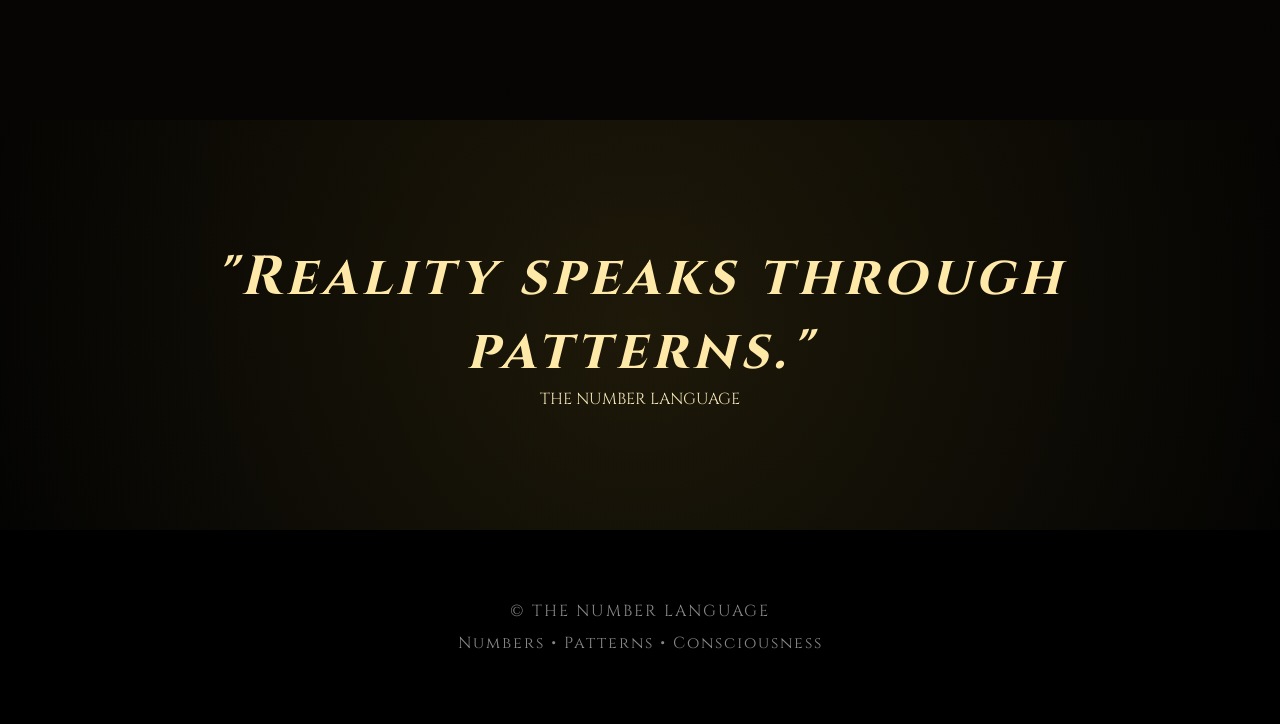
<file: philosophy.html>
<!DOCTYPE html>
<html lang="en">


<head>


<meta charset="UTF-8">


<meta name="viewport" content="width=device-width, initial-scale=1.0">


<title>
THE NUMBER LANGUAGE | Philosophy
</title>


<meta name="description" content="Explore the philosophy behind numbers, sacred geometry and universal patterns.">



<link rel="stylesheet" href="css/style.css">
<link rel="stylesheet" href="css/components.css">
<link rel="stylesheet" href="css/themes.css">
<link rel="stylesheet" href="css/animations.css">
<link rel="stylesheet" href="css/responsive.css">


</head>





<body data-page="philosophy">
<div class="page-transition">

<div class="transition-symbol">
✦
</div>

</div>


<header class="navbar">


<div class="logo">

THE NUMBER

<span>
LANGUAGE
</span>

</div>




<nav>


<a href="index.html">
Home
</a>


<a href="philosophy.html">
Philosophy
</a>


<a href="gallery.html">
Gallery
</a>


<a href="products.html">
Products
</a>


<a href="about.html">
About
</a>


<a href="contact.html">
Contact
</a>


</nav>



</header>









<section class="world-hero">


<div class="cosmic-background"></div>



<div class="hero-content">


<h1>

THE PHILOSOPHY

<br>

OF NUMBERS

</h1>



<p>

Numbers are not only calculations.

<br>

They are patterns that shape reality.

</p>



</div>


</section>









<section class="philosophy-section">


<h2>

The Mathematical Universe

</h2>



<p>

Everything around us follows patterns.

From galaxies to atoms,
nature expresses itself through mathematical relationships.

Numbers are the language hidden beneath existence.

</p>



</section>









<section class="philosophy-section">


<h2>

Sacred Geometry

</h2>



<p>

Shapes are the visual expressions of numbers.

Circles, triangles and complex geometries
appear throughout nature and ancient knowledge systems.

</p>



<div class="sacred-mandala">


<div class="mandala-ring ring-one"></div>

<div class="mandala-ring ring-two"></div>

<div class="mandala-ring ring-three"></div>


<div class="mandala-core">

∞

</div>


</div>



</section>









<section class="philosophy-section">


<h2>

Ancient Wisdom

</h2>



<p>

Across civilizations, numbers represented deeper meanings.

They became symbols of harmony,
creation, cycles and transformation.

</p>



</section>









<section class="philosophy-section">


<h2>

Consciousness & Future

</h2>



<p>

As humanity enters a new technological age,
we continue discovering deeper connections between information,
patterns and awareness.

</p>



</section>









<section class="quote-section">


<h2>

"Reality speaks through patterns."

</h2>



<p>

THE NUMBER LANGUAGE

</p>



</section>









<footer>


<p>
© THE NUMBER LANGUAGE
</p>


<p>
Numbers • Patterns • Consciousness
</p>


</footer>







<script src="js/app.js"></script>

<script src="js/theme.js"></script>

<script src="js/navigation.js"></script>

<script src="js/animations.js"></script>



</body>


</html>
</file>
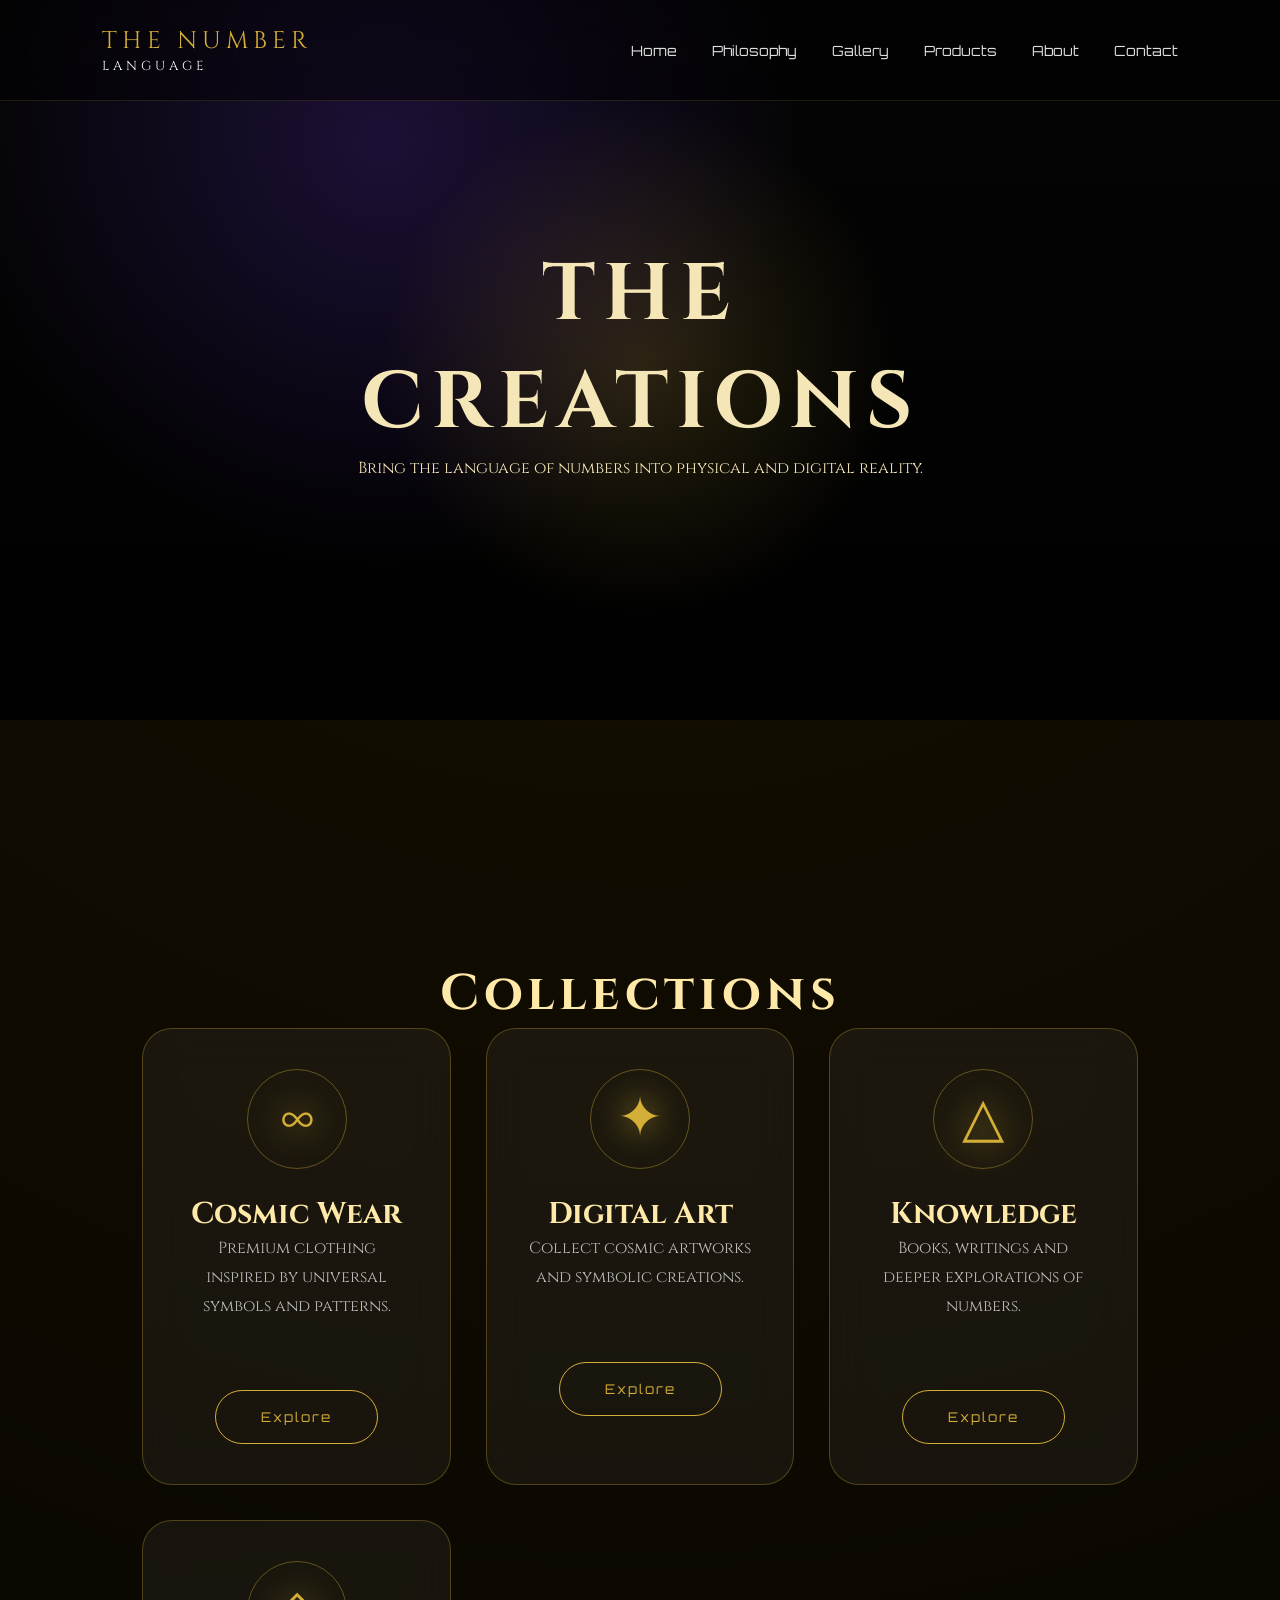
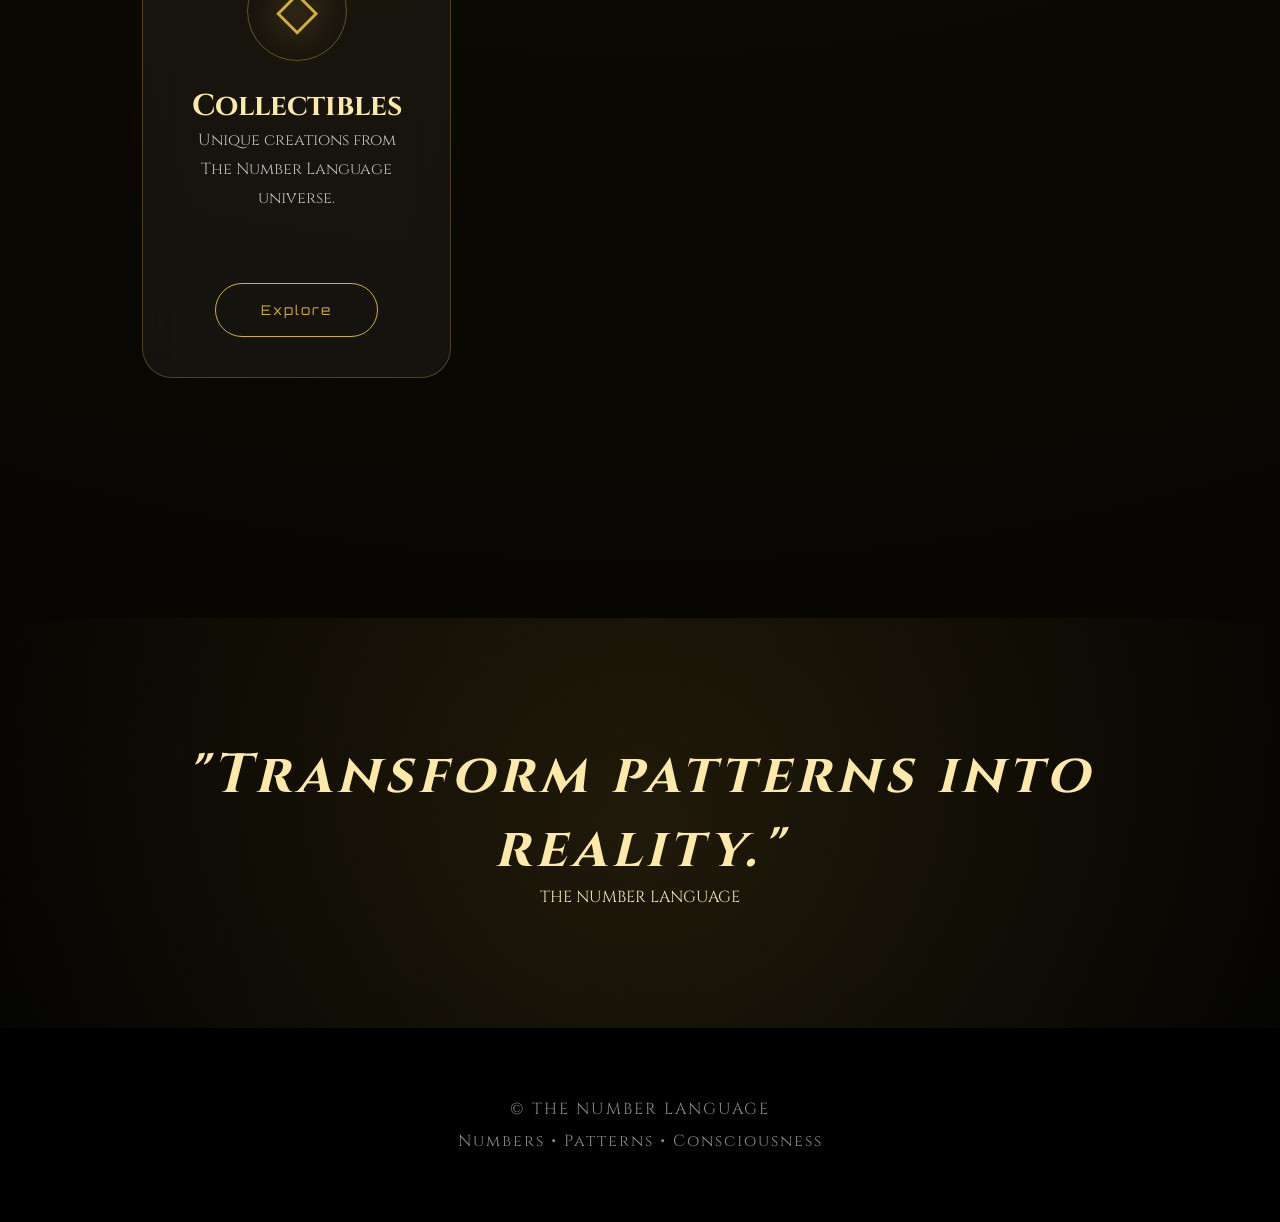
<file: products.html>
<!DOCTYPE html>
<html lang="en">


<head>


<meta charset="UTF-8">


<meta name="viewport" content="width=device-width, initial-scale=1.0">


<title>
THE NUMBER LANGUAGE | Creations
</title>


<meta name="description" content="Explore The Number Language creations, digital art, clothing and cosmic products.">


<link rel="stylesheet" href="css/style.css">
<link rel="stylesheet" href="css/components.css">
<link rel="stylesheet" href="css/themes.css">
<link rel="stylesheet" href="css/animations.css">
<link rel="stylesheet" href="css/responsive.css">


</head>





<body data-page="products">
<div class="page-transition">

<div class="transition-symbol">
✦
</div>

</div>




<header class="navbar">


<div class="logo">

THE NUMBER

<span>
LANGUAGE
</span>

</div>



<nav>


<a href="index.html">Home</a>

<a href="philosophy.html">Philosophy</a>

<a href="gallery.html">Gallery</a>

<a href="products.html">Products</a>

<a href="about.html">About</a>

<a href="contact.html">Contact</a>


</nav>


</header>









<section class="world-hero">


<div class="cosmic-background"></div>


<div class="hero-content">


<h1>

THE

<br>

CREATIONS

</h1>



<p>

Bring the language of numbers
into physical and digital reality.

</p>


</div>


</section>









<section class="products-world">


<h2>

Collections

</h2>



<div class="product-grid">





<div class="product-card">


<div class="product-symbol">

∞

</div>


<h3>

Cosmic Wear

</h3>


<p>

Premium clothing inspired by
universal symbols and patterns.

</p>


<button class="primary-btn">

Explore

</button>


</div>







<div class="product-card">


<div class="product-symbol">

✦

</div>


<h3>

Digital Art

</h3>


<p>

Collect cosmic artworks and
symbolic creations.

</p>


<button class="primary-btn">

Explore

</button>


</div>







<div class="product-card">


<div class="product-symbol">

△

</div>


<h3>

Knowledge

</h3>


<p>

Books, writings and deeper
explorations of numbers.

</p>


<button class="primary-btn">

Explore

</button>


</div>







<div class="product-card">


<div class="product-symbol">

◇

</div>


<h3>

Collectibles

</h3>


<p>

Unique creations from
The Number Language universe.

</p>


<button class="primary-btn">

Explore

</button>


</div>





</div>


</section>









<section class="quote-section">


<h2>

"Transform patterns into reality."

</h2>


<p>

THE NUMBER LANGUAGE

</p>


</section>









<footer>


<p>
© THE NUMBER LANGUAGE
</p>


<p>
Numbers • Patterns • Consciousness
</p>


</footer>







<script src="js/app.js"></script>

<script src="js/theme.js"></script>

<script src="js/navigation.js"></script>

<script src="js/animations.js"></script>


</body>


</html>
</file>
<file: css/style.css>
/* =====================================
   THE NUMBER LANGUAGE
   GLOBAL COSMIC FOUNDATION v3
===================================== */


@import url('https://fonts.googleapis.com/css2?family=Cinzel:wght@400;600;700&family=Orbitron:wght@400;600;700&display=swap');



:root {

    --void:#050505;

    --deep-space:#000000;

    --gold:#d4af37;

    --gold-light:#ffe9a8;

    --text:#f5e6b8;

    --muted:#b8b8b8;

    --glass:rgba(255,255,255,0.05);

    --border:rgba(212,175,55,0.3);

}





/* =========================
   RESET
========================= */


* {

    margin:0;

    padding:0;

    box-sizing:border-box;

}





html {

    scroll-behavior:smooth;

}





body {


    background:var(--void);


    color:var(--text);


    font-family:

    "Cinzel",

    serif;


    overflow-x:hidden;


    text-rendering:optimizeLegibility;


}







a {

    text-decoration:none;

    color:inherit;

}







/* =========================
   GLOBAL SECTIONS
========================= */


section {


    min-height:100vh;


    padding:120px 8%;


    position:relative;


}







/* =========================
   NAVIGATION
========================= */


.navbar {


    position:fixed;


    top:0;


    width:100%;


    padding:25px 8%;


    display:flex;


    justify-content:space-between;


    align-items:center;


    z-index:1000;



    background:

    rgba(0,0,0,.45);



    backdrop-filter:

    blur(20px);



    border-bottom:

    1px solid rgba(212,175,55,.15);


}






.logo {


    font-size:24px;


    letter-spacing:5px;


    color:var(--gold);


}





.logo span {


    display:block;


    font-size:13px;


    letter-spacing:4px;


    color:white;


}







.navbar nav {


    display:flex;


    gap:35px;


}





.navbar a {


    color:#ddd;


    font-family:

    "Orbitron",

    sans-serif;


    font-size:14px;


    transition:.4s;


}





.navbar a:hover {


    color:var(--gold);


}








/* =========================
   HERO SYSTEM
========================= */


.hero {


    display:flex;


    align-items:center;


    justify-content:center;


    text-align:center;


    overflow:hidden;


}






.hero-content {


    position:relative;


    z-index:10;


}







.hero h1 {


    font-size:

    clamp(55px,8vw,120px);


    letter-spacing:15px;


    color:white;


    font-weight:700;


}





.hero h1 span {


    color:var(--gold);


}







.hero p {


    margin-top:40px;


    max-width:700px;


    font-size:20px;


    line-height:2;


    color:var(--muted);


}








/* =========================
   COSMIC BACKGROUND
========================= */


.cosmic-background {


    position:absolute;


    inset:0;


    background:


    radial-gradient(

    circle at center,

    rgba(212,175,55,.18),

    transparent 35%

    ),


    radial-gradient(

    circle at 30% 20%,

    rgba(100,50,200,.25),

    transparent 40%

    ),


    linear-gradient(

    180deg,

    #050505,

    #000

    );


}





.particles {


    position:absolute;


    inset:0;


    pointer-events:none;


}








/* =========================
   BUTTON FOUNDATION
========================= */


.primary-btn {


    margin-top:40px;


    padding:18px 45px;


    border-radius:50px;


    border:

    1px solid var(--gold);



    background:transparent;


    color:var(--gold);


    font-family:

    "Orbitron",

    sans-serif;


    letter-spacing:2px;


    cursor:pointer;


    transition:.5s;


}





.primary-btn:hover {


    background:var(--gold);


    color:black;


    transform:translateY(-5px);


}








/* =========================
   LOADER
========================= */


.loader {


    position:fixed;


    inset:0;


    background:


    radial-gradient(

    circle,

    #211600,

    #000

    );


    display:flex;


    justify-content:center;


    align-items:center;


    z-index:9999;


}





.loader-symbol {


    font-size:90px;


    color:var(--gold);


}








/* =========================
   FOOTER
========================= */


footer {


    padding:60px;


    text-align:center;


    background:#000;


    color:#888;


    letter-spacing:2px;


}






footer p {


    margin:10px;


}
</file>
<file: css/components.css>
/* =====================================
   THE NUMBER LANGUAGE
   COMPONENT SYSTEM v3
===================================== */



/* =========================
   BUTTONS
========================= */


.primary-btn {

    display:inline-block;

    padding:18px 45px;

    border-radius:50px;

    border:1px solid #d4af37;

    color:#d4af37;

    background:transparent;

    letter-spacing:2px;

    transition:.5s;

}


.primary-btn:hover {

    background:#d4af37;

    color:#000;

    transform:translateY(-5px);

}






/* =========================
   SECTION TEXT
========================= */


.section-subtitle {

    max-width:700px;

    margin:20px auto 60px;

    text-align:center;

    color:#bbb;

    line-height:2;

}







/* =========================
   NUMBER UNIVERSE
========================= */


.number-grid {

    display:grid;

    grid-template-columns:

    repeat(auto-fit,minmax(250px,1fr));

    gap:30px;

}






.number-card {


    min-height:330px;


    display:flex;


    flex-direction:column;


    justify-content:center;


    align-items:center;


    text-align:center;


    cursor:pointer;


    padding:30px;


    border-radius:25px;


    border:

    1px solid rgba(212,175,55,.25);



    background:

    rgba(255,255,255,.05);



    backdrop-filter:blur(20px);


    transition:.5s;


}





.number-card:hover {


    transform:

    translateY(-15px);


    border-color:#d4af37;


}





.number-symbol {


    width:90px;


    height:90px;


    border-radius:50%;


    display:flex;


    align-items:center;


    justify-content:center;


    font-size:45px;


    color:#ffe9a8;


    border:

    1px solid rgba(212,175,55,.4);


    margin-bottom:20px;


    text-shadow:

    0 0 30px #d4af37;


    transition:.5s;


}




.number-card:hover .number-symbol {


    transform:

    scale(1.15)

    rotate(15deg);


}






.number-card h3 {


    font-size:100px;

    margin:10px;

    color:#d4af37;


}




.number-card h4 {


    color:#ffe9a8;

    letter-spacing:3px;


}




.number-card p {


    color:#bbb;

    line-height:1.7;


}









/* =========================
   SACRED MANDALA
========================= */


.sacred-mandala {


    width:420px;


    height:420px;


    position:relative;


    margin:80px auto;


    display:flex;


    align-items:center;


    justify-content:center;


}





.mandala-ring {


    position:absolute;


    border-radius:50%;


    border:

    1px solid rgba(212,175,55,.5);


}





.ring-one {

width:100%;

height:100%;

}



.ring-two {

width:75%;

height:75%;

}



.ring-three {

width:50%;

height:50%;

}





.mandala-core {


    width:100px;


    height:100px;


    border-radius:50%;


    display:flex;


    align-items:center;


    justify-content:center;


    font-size:60px;


    color:#d4af37;


    text-shadow:

    0 0 40px #d4af37;


}









/* =========================
   NUMBER MODAL
========================= */


.number-modal {


    position:fixed;


    inset:0;


    display:none;


    justify-content:center;


    align-items:center;


    background:

    rgba(0,0,0,.85);


    backdrop-filter:blur(20px);


    z-index:5000;


}





.modal-content {


    width:90%;


    max-width:500px;


    padding:50px;


    text-align:center;


    border-radius:30px;


    background:

    rgba(255,255,255,.08);


    border:

    1px solid rgba(212,175,55,.4);


}




.modal-close {


    position:absolute;


    top:30px;


    right:30px;


    font-size:35px;


    background:none;


    border:none;


    color:white;


}





.modal-symbol {


    font-size:70px;

    color:#d4af37;


}




.modal-number {


    font-size:90px;

    color:white;


}





.modal-title {


    font-size:30px;

    color:#ffe9a8;


}









/* =========================
   PHILOSOPHY WORLD
========================= */


.world-hero {


    min-height:80vh;


    display:flex;


    justify-content:center;


    align-items:center;


    text-align:center;


    position:relative;


}





.world-hero h1 {


    font-size:80px;


    letter-spacing:8px;


}





.philosophy-section {


    max-width:900px;


    margin:120px auto;


    padding:40px;


    text-align:center;


    position:relative;


}




.philosophy-section h2 {


    color:#d4af37;


    font-size:45px;


}




.philosophy-section p {


    color:#ccc;


    font-size:20px;


    line-height:2;


}





.quote-section {


    min-height:400px;


    display:flex;


    flex-direction:column;


    justify-content:center;


    align-items:center;


    text-align:center;


    background:

    radial-gradient(

    circle,

    rgba(212,175,55,.12),

    transparent

    );


}





.quote-section h2 {


    color:#ffe9a8;


    font-size:55px;


    font-style:italic;


}









/* =========================
   GALLERY WORLD
========================= */


.gallery-world {


    max-width:1200px;


    margin:120px auto;


    text-align:center;


}





.collection-grid {


    display:grid;


    grid-template-columns:

    repeat(auto-fit,minmax(250px,1fr));


    gap:30px;


}





.collection-card {


    padding:40px;


    min-height:220px;


    border-radius:30px;


    background:

    rgba(255,255,255,.04);


    border:

    1px solid rgba(212,175,55,.3);


    transition:.5s;


}





.collection-card:hover {


    transform:

    translateY(-15px);


    border-color:#d4af37;


}





.collection-card h3 {


    color:#ffe9a8;


    font-size:28px;


}





.collection-card p {


    color:#bbb;


    line-height:1.8;


}





.art-grid {


    display:grid;


    grid-template-columns:

    repeat(auto-fit,minmax(220px,1fr));


    gap:30px;


}




.art-placeholder {


    height:300px;


    border-radius:30px;


    display:flex;


    justify-content:center;


    align-items:center;


    font-size:90px;


    color:#d4af37;


    border:

    1px solid rgba(212,175,55,.3);


    transition:.5s;


}





.art-placeholder:hover {


    transform:

    scale(1.05);


}
/* =====================================
   GALLERY ART MUSEUM CARDS
===================================== */


.art-card {


    padding:30px;


    border-radius:30px;


    border:

    1px solid rgba(212,175,55,.3);



    background:

    rgba(255,255,255,.05);



    backdrop-filter:blur(20px);


    text-align:center;


    transition:.5s;


}



.art-card:hover {


    transform:

    translateY(-15px);



    border-color:#d4af37;


}





.art-image {


    height:250px;


    display:flex;


    align-items:center;


    justify-content:center;


    border-radius:25px;



    font-size:100px;



    color:#d4af37;



    background:

    radial-gradient(

    circle,

    rgba(212,175,55,.2),

    transparent

    );



    margin-bottom:25px;



    text-shadow:

    0 0 40px #d4af37;



}





.art-card h3 {


    color:#ffe9a8;


    font-size:28px;


}





.art-card p {


    color:#bbb;


    line-height:1.8;


    margin-bottom:25px;


}
/* =====================================
   PRODUCTS WORLD
===================================== */


.products-world {


    max-width:1200px;


    margin:120px auto;


    text-align:center;


}





.product-grid {


    display:grid;


    grid-template-columns:

    repeat(auto-fit,minmax(250px,1fr));


    gap:35px;


}







.product-card {


    padding:40px;


    min-height:350px;


    border-radius:30px;


    border:

    1px solid rgba(212,175,55,.3);


    background:

    rgba(255,255,255,.05);


    backdrop-filter:blur(20px);


    transition:.5s;


}





.product-card:hover {


    transform:

    translateY(-15px);


    border-color:#d4af37;


    box-shadow:

    0 0 40px rgba(212,175,55,.2);


}





.product-symbol {


    width:100px;


    height:100px;


    margin:0 auto 25px;


    border-radius:50%;


    display:flex;


    justify-content:center;


    align-items:center;


    font-size:55px;


    color:#d4af37;


    border:

    1px solid rgba(212,175,55,.4);


    text-shadow:

    0 0 35px #d4af37;


}





.product-card h3 {


    color:#ffe9a8;


    font-size:30px;


}





.product-card p {


    color:#bbb;


    line-height:1.8;


    margin-bottom:30px;


}
/* =====================================
   ABOUT WORLD
===================================== */


.about-section {


    max-width:900px;


    margin:120px auto;


    padding:50px;


    text-align:center;


    position:relative;


}





.about-section::before {


    content:"✦";


    position:absolute;


    top:-50px;


    left:50%;


    transform:translateX(-50%);


    font-size:80px;


    color:rgba(212,175,55,.15);


}






.about-section h2 {


    font-size:45px;


    color:#d4af37;


    margin-bottom:30px;


}






.about-section p {


    font-size:20px;


    line-height:2;


    color:#ccc;


}
/* =====================================
   CONTACT PORTAL
===================================== */


.contact-section {


    max-width:800px;


    margin:120px auto;


    text-align:center;


}



.contact-section h2 {


    font-size:50px;


    color:#d4af37;


    margin-bottom:50px;


}





.contact-form {


    display:flex;


    flex-direction:column;


    gap:25px;


    padding:50px;


    border-radius:30px;


    border:

    1px solid rgba(212,175,55,.3);


    background:

    rgba(255,255,255,.05);


    backdrop-filter:blur(20px);


}






.contact-form input,


.contact-form textarea {


    width:100%;


    padding:20px;


    border-radius:15px;


    border:

    1px solid rgba(212,175,55,.3);


    background:

    rgba(0,0,0,.3);


    color:white;


    font-size:16px;


}





.contact-form textarea {


    min-height:180px;


    resize:none;


}





.contact-form input:focus,


.contact-form textarea:focus {


    outline:none;


    border-color:#d4af37;


}





.contact-form .primary-btn {


    align-self:center;

/* =====================================
   LIVING CURSOR
===================================== */

body{
cursor:none;
}

.living-cursor{

position:fixed;

width:18px;
height:18px;

border-radius:50%;

background:#d4af37;

box-shadow:
0 0 10px #d4af37,
0 0 30px #d4af37,
0 0 60px rgba(212,175,55,.4);

pointer-events:none;

transform:translate(-50%,-50%);

z-index:999999;

transition:
width .25s,
height .25s,
background .25s,
box-shadow .25s;

}

.cursor-active{

width:40px;

height:40px;

background:
rgba(212,175,55,.15);

border:
2px solid #d4af37;

box-shadow:

0 0 25px #d4af37,

0 0 60px rgba(212,175,55,.6);

}
}
/* =====================================
   SCROLL REVEAL
===================================== */

.reveal{

opacity:0;

transform:
translateY(80px);

transition:

opacity 1.2s ease,

transform 1.2s ease;

}

.reveal.show{

opacity:1;

transform:
translateY(0);
.number-link{
    display:block;
    text-decoration:none;
    color:inherit;
}
}
/* =====================================
   GATEWAY WORLD
===================================== */

.gateway-content{

max-width:1200px;

margin:100px auto;

text-align:center;

}

.info-grid{

display:grid;

grid-template-columns:repeat(auto-fit,minmax(280px,1fr));

gap:30px;

margin-top:60px;

}

.info-card{

padding:35px;

border-radius:25px;

background:rgba(255,255,255,.05);

border:1px solid rgba(212,175,55,.25);

backdrop-filter:blur(18px);

transition:.4s;

}

.info-card:hover{

transform:translateY(-10px);

border-color:#d4af37;

box-shadow:0 0 35px rgba(212,175,55,.25);

}

.info-card h3{

margin-bottom:18px;

color:#ffe9a8;

font-size:24px;

}

.info-card p{

line-height:1.8;

color:#ccc;

}
</file>
<file: css/themes.css>
/* =====================================
   THE NUMBER LANGUAGE
   Cosmic Theme System
===================================== */


:root {

    --void-black: #030303;

    --cosmic-dark: #080808;

    --gold-primary: #d4af37;

    --gold-light: #ffe9a8;

    --gold-glow:
    rgba(212,175,55,0.5);

    --text-light: #f5f5f5;

    --text-muted: #b8b8b8;

    --glass:
    rgba(255,255,255,0.06);

}





body {

    background:

    radial-gradient(
        circle at top,
        #171000,
        var(--void-black)
    );

}





/* Golden Glow System */


.hero h1 span,
.number-card h3,
.geometry-placeholder {

    text-shadow:

    0 0 10px var(--gold-glow),

    0 0 30px var(--gold-glow);

}





/* Glass Panels */


.number-card,
.gallery-box {

    backdrop-filter:

    blur(20px);

    background:

    linear-gradient(

    145deg,

    rgba(255,255,255,0.08),

    rgba(255,255,255,0.02)

    );

}





/* Sacred Border */


.number-card:hover {

    border-color:

    var(--gold-primary);


    box-shadow:

    0 0 30px

    rgba(212,175,55,.25);

}





/* Premium Button */


.primary-btn {

    position:relative;

    overflow:hidden;

}



.primary-btn:hover {


    background:

    var(--gold-primary);


    color:black;


    box-shadow:

    0 0 40px

    var(--gold-glow);

}





/* Section Titles */


section h2 {


    text-align:center;

    font-size:50px;

    letter-spacing:5px;

    color:var(--gold-light);


}





/* Ancient Energy Circle */


.sacred-circle {


    position:absolute;

    width:500px;

    height:500px;

    border-radius:50%;


    border:

    1px solid

    rgba(212,175,55,.3);


    box-shadow:

    0 0 80px

    rgba(212,175,55,.2);


}
</file>
<file: css/animations.css>
/* =====================================
   THE NUMBER LANGUAGE
   Cosmic Animation System
===================================== */


/* Loader Animation */


.loader-symbol {

    animation:

    pulseGlow 3s infinite;

}



@keyframes pulseGlow {


    0% {

        transform:scale(1);

        opacity:.7;

    }


    50% {

        transform:scale(1.15);

        opacity:1;

    }


    100% {

        transform:scale(1);

        opacity:.7;

    }

}





/* Sacred Geometry Rotation */


.sacred-circle {


    animation:

    rotateUniverse 40s linear infinite;


}



@keyframes rotateUniverse {


    from {

        transform:

        rotate(0deg);

    }


    to {

        transform:

        rotate(360deg);

    }

}







/* Hero Entrance */


.hero-content {


    animation:

    fadeUp 2s ease forwards;


}



@keyframes fadeUp {


    from {


        opacity:0;


        transform:

        translateY(50px);


    }


    to {


        opacity:1;


        transform:

        translateY(0);


    }


}







/* Number Card Floating */


.number-card {


    animation:

    floating 6s ease-in-out infinite;


}




.number-card:nth-child(2) {

    animation-delay:1s;

}


.number-card:nth-child(3) {

    animation-delay:2s;

}


.number-card:nth-child(4) {

    animation-delay:3s;

}





@keyframes floating {


    0% {


        transform:

        translateY(0);


    }


    50% {


        transform:

        translateY(-15px);


    }


    100% {


        transform:

        translateY(0);


    }

}







/* Hover Energy */


.number-card:hover {


    transform:

    translateY(-15px)

    scale(1.03);


    transition:

    .5s;


}







/* Button Energy */


.primary-btn {


    animation:

    buttonGlow 4s infinite;


}



@keyframes buttonGlow {


    0% {


        box-shadow:

        0 0 0 transparent;


    }


    50% {


        box-shadow:

        0 0 30px

        rgba(212,175,55,.4);


    }


    100% {


        box-shadow:

        0 0 0 transparent;


    }
/* =====================================
   COSMIC HERO ANIMATIONS
===================================== */



/* Sacred Geometry Rotation */


.sacred-circle {


    animation:

    sacredRotate 60s linear infinite;


}



@keyframes sacredRotate {


    from {

        transform:

        rotate(0deg)
        scale(1);


    }


    to {


        transform:

        rotate(360deg)
        scale(1.05);


    }

}







/* Cosmic Background Breathing */


.cosmic-background {


    animation:

    universePulse 12s ease-in-out infinite;


}



@keyframes universePulse {


    0% {


        filter:

        brightness(.8);


    }


    50% {


        filter:

        brightness(1.2);


    }


    100% {


        filter:

        brightness(.8);


    }

}







/* Floating Particles Layer */


.particles::before {


    content:"";


    position:absolute;


    width:3px;


    height:3px;


    background:#d4af37;


    border-radius:50%;


    top:20%;


    left:20%;


    box-shadow:


    80px 100px #d4af37,

    180px 50px #ffe9a8,

    300px 220px #d4af37,

    500px 100px #ffe9a8,

    700px 300px #d4af37,

    900px 150px #ffe9a8;


    animation:

    particleFloat 15s linear infinite;


}



@keyframes particleFloat {


    0% {


        transform:

        translateY(0);


        opacity:.5;


    }


    50% {


        transform:

        translateY(-80px);


        opacity:1;


    }


    100% {


        transform:

        translateY(0);


        opacity:.5;


    }

}





/* Hero Text Glow */


.hero h1 {


    animation:

    titleReveal 2s ease;


}



@keyframes titleReveal {


    from {


        opacity:0;


        transform:

        translateY(40px);


    }


    to {


        opacity:1;


        transform:

        translateY(0);


    }

}

}
/* Sacred Mandala Motion */


.mandala-ring {


    animation:

    mandalaSpin 40s linear infinite;


}



.ring-two {


    animation-direction:reverse;

    animation-duration:30s;


}



.ring-three {


    animation-duration:20s;


}




@keyframes mandalaSpin {


    from {

        transform:rotate(0deg);

    }


    to {

        transform:rotate(360deg);

    }

}
/* =====================================
   COSMIC PARTICLES
===================================== */


.cosmic-particle {


    position:absolute;


    width:3px;


    height:3px;


    background:#d4af37;


    border-radius:50%;


    opacity:.6;


    animation:

    floatParticle infinite ease-in-out;


}





@keyframes floatParticle {


0% {


    transform:

    translateY(0)

    scale(1);


    opacity:.2;


}



50% {


    transform:

    translateY(-80px)

    scale(1.8);


    opacity:1;


}



100% {


    transform:

    translateY(0)

    scale(1);


    opacity:.2;


}


}
/* =====================================
   SACRED GEOMETRY MOTION
===================================== */


.sacred-circle {


    position:absolute;


    width:420px;


    height:420px;


    border-radius:50%;


    border:

    1px solid rgba(212,175,55,.4);



    top:50%;


    left:50%;


    transform:

    translate(-50%,-50%);



    animation:

    sacredRotate 40s linear infinite;



}




.sacred-circle::before {


    content:"";


    position:absolute;


    inset:40px;


    border-radius:50%;


    border:

    1px solid rgba(212,175,55,.3);



    animation:

    sacredPulse 6s ease-in-out infinite;


}





.sacred-circle::after {


    content:"✦";


    position:absolute;


    inset:0;


    display:flex;


    justify-content:center;


    align-items:center;


    font-size:90px;


    color:#d4af37;


    text-shadow:

    0 0 40px #d4af37;


}





@keyframes sacredRotate {


from {


    transform:

    translate(-50%,-50%)

    rotate(0deg);


}



to {


    transform:

    translate(-50%,-50%)

    rotate(360deg);


}


}





@keyframes sacredPulse {


0%,100% {


    transform:scale(1);


    opacity:.4;


}



50% {


    transform:scale(1.15);


    opacity:1;


}


}
/* =====================================
   COSMIC PAGE TRANSITIONS
===================================== */


.page-transition {


    position:fixed;


    inset:0;


    background:


    radial-gradient(

    circle,

    #211600,

    #000

    );


    display:flex;


    justify-content:center;


    align-items:center;


    z-index:99999;


    opacity:0;


    pointer-events:none;


    transition:1s;


}





.transition-symbol {


    font-size:90px;


    color:#d4af37;


    text-shadow:

    0 0 50px #d4af37;


    animation:

    transitionPulse 2s infinite;


}





.page-transition.active {


    opacity:1;


}





@keyframes transitionPulse {


0%,100% {


transform:scale(1);


opacity:.5;


}



50% {


transform:scale(1.3);


opacity:1;


}


}
/* =====================================
   SCROLL REVEAL
===================================== */

.reveal{

opacity:0;

transform:
translateY(80px);

transition:

opacity 1.2s ease,

transform 1.2s ease;

}

.reveal.show{

opacity:1;

transform:
translateY(0);

}
</file>
<file: css/responsive.css>
/* =====================================
   THE NUMBER LANGUAGE
   Responsive System
===================================== */


/* Large Tablets */

@media (max-width: 1024px) {


    .navbar {

        padding:20px 5%;

    }


    .navbar nav {

        gap:15px;

    }


    .number-grid {

        grid-template-columns:

        repeat(2,1fr);

    }


    .sacred-circle {

        width:350px;

        height:350px;

    }

}





/* Mobile Devices */

@media (max-width:768px) {



    section {

        padding:

        80px 5%;

    }




    .navbar {

        flex-direction:

        column;

        gap:20px;

    }




    .navbar nav {


        flex-wrap:

        wrap;


        justify-content:

        center;


    }





    .logo {

        text-align:center;

    }





    .hero h1 {

        font-size:

        45px;

        letter-spacing:

        5px;

    }




    .hero p {

        font-size:

        16px;

    }





    .number-grid {

        grid-template-columns:

        1fr;

    }





    .number-card h3 {

        font-size:

        55px;

    }





    section h2 {

        font-size:

        32px;

        letter-spacing:

        3px;

    }




    .sacred-circle {

        width:

        250px;


        height:

        250px;


    }



}






/* Small Phones */


@media (max-width:420px) {


    .hero h1 {


        font-size:

        36px;


    }




    .primary-btn {


        padding:

        15px 30px;


    }




    .navbar a {


        font-size:

        14px;


    }


}
</file>
